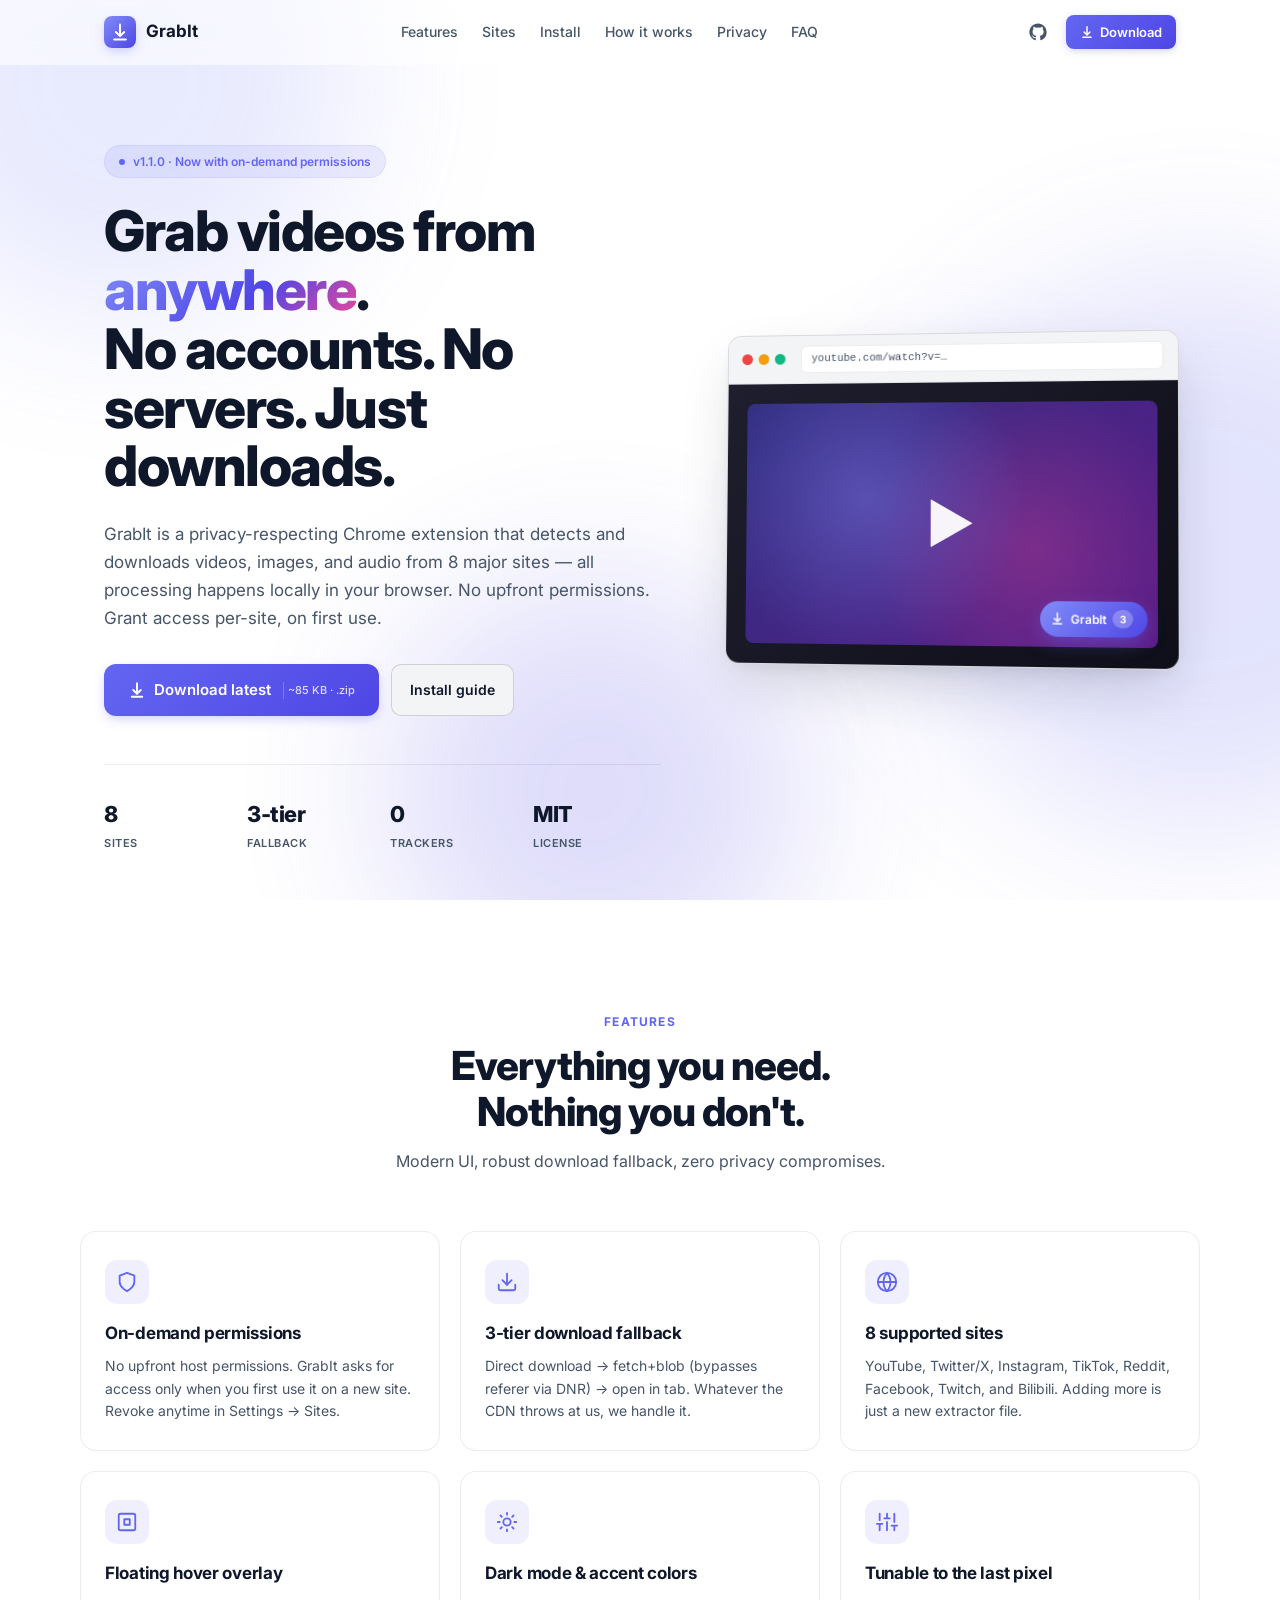
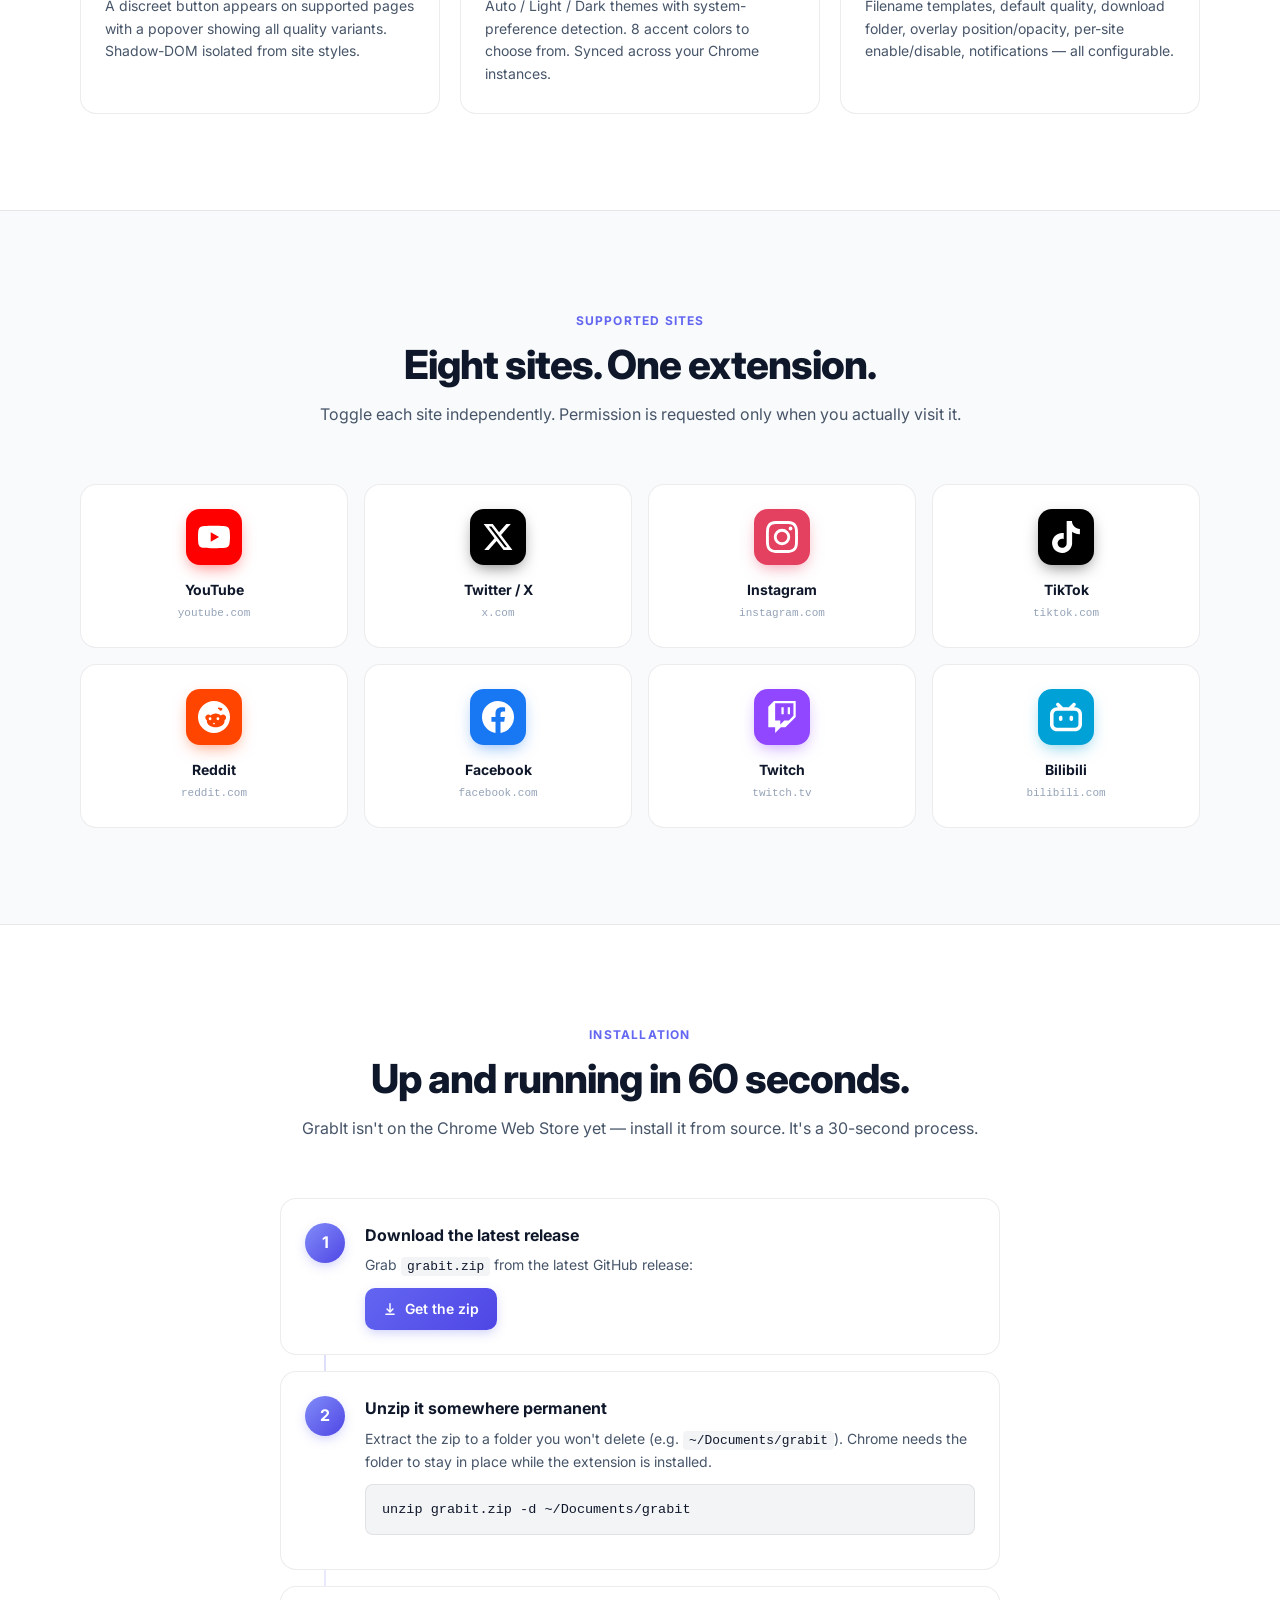
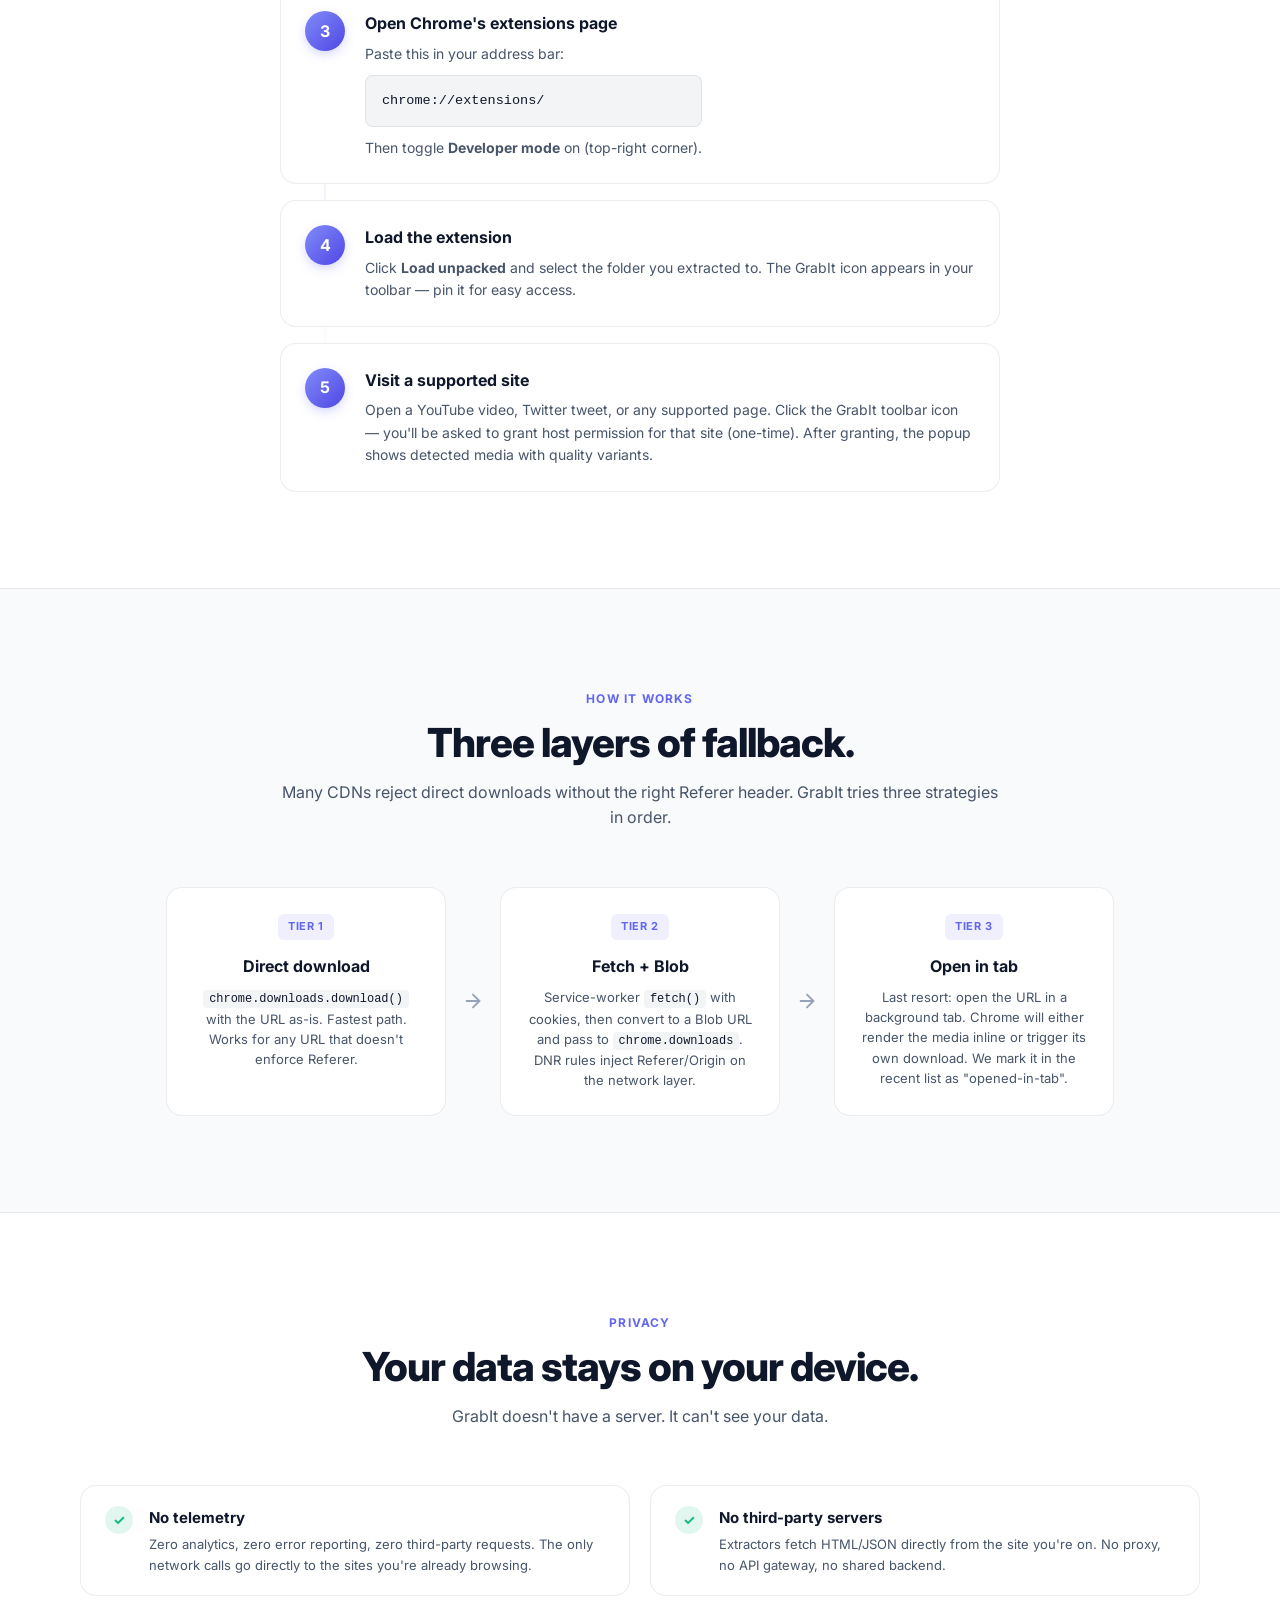
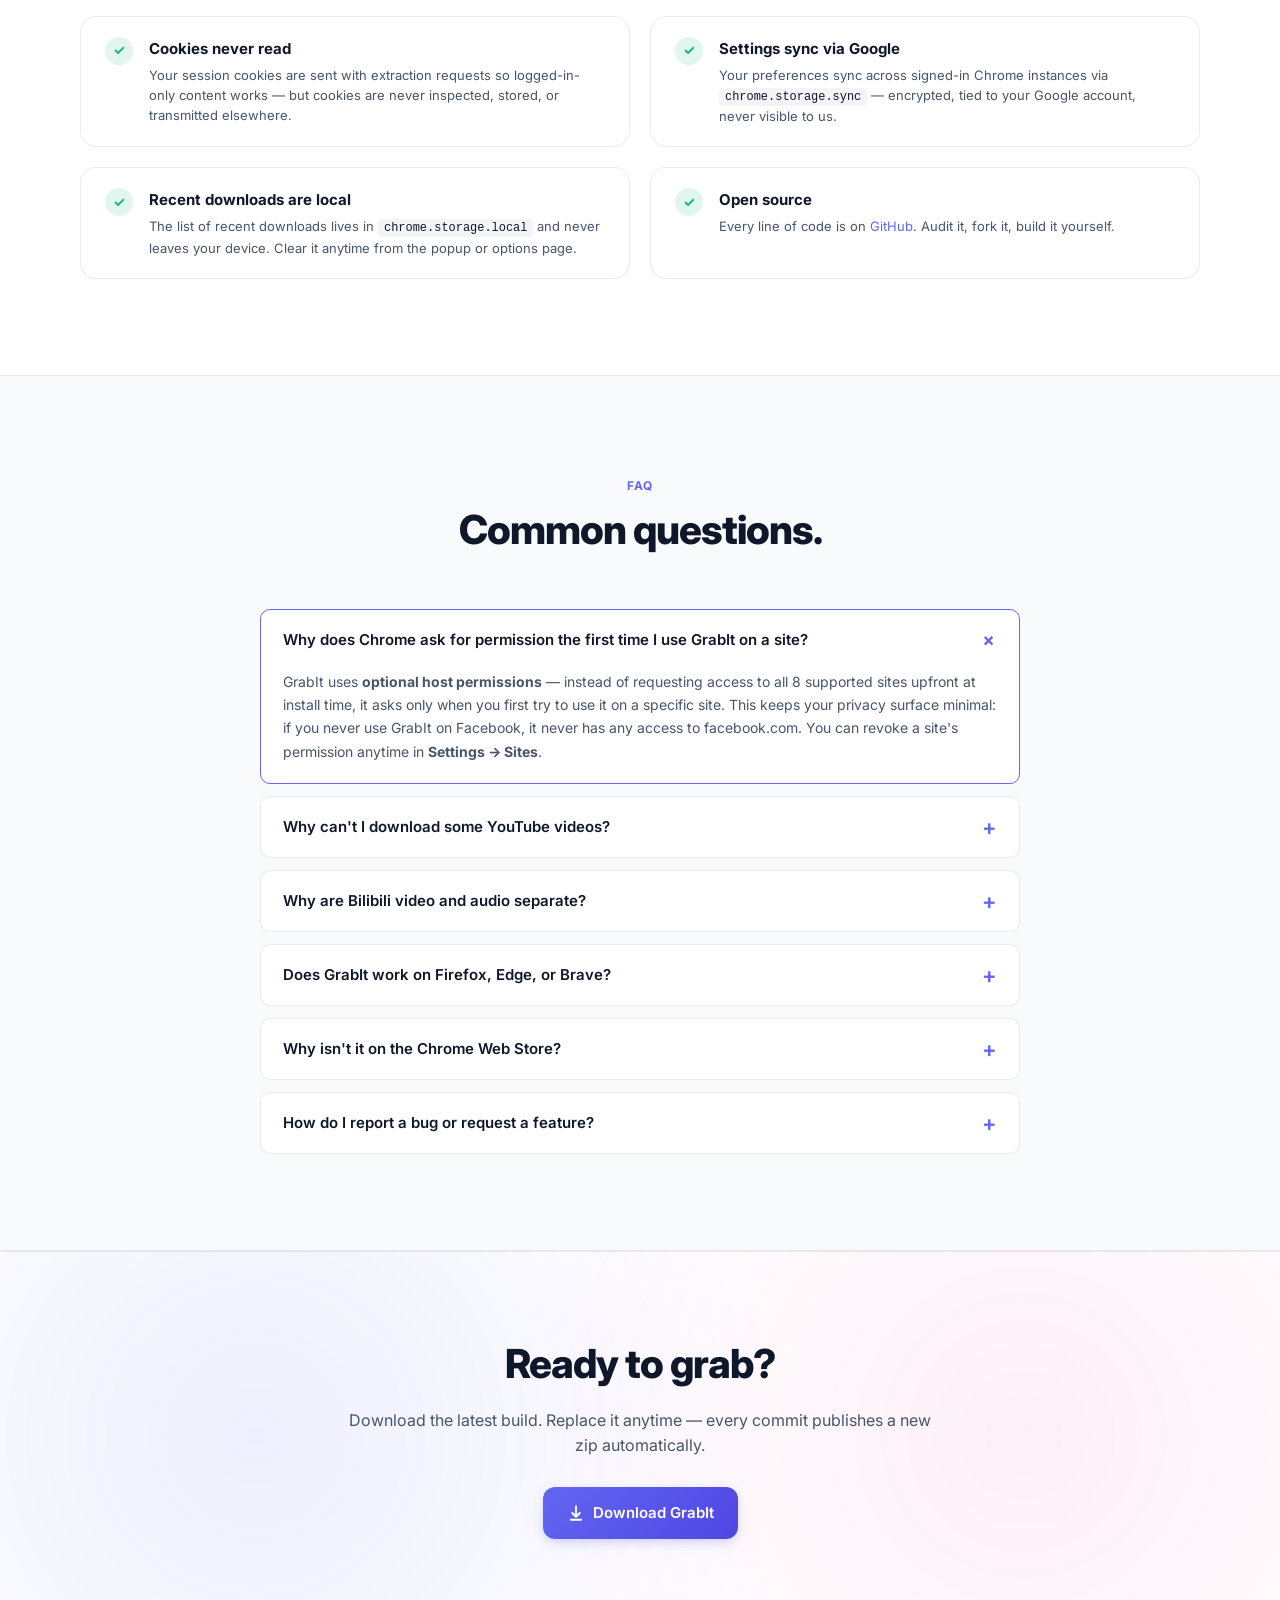
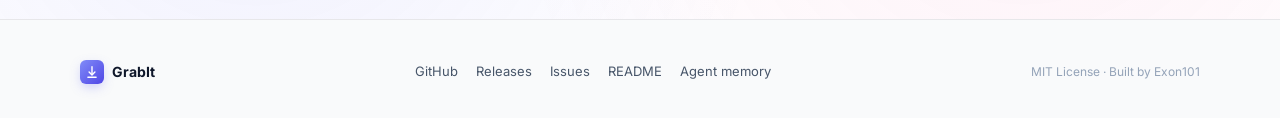
<file: docs/index.html>
<!DOCTYPE html>
<html lang="en">
<head>
  <meta charset="UTF-8" />
  <meta name="viewport" content="width=device-width, initial-scale=1.0" />
  <title>GrabIt — Universal Media Grabber for Chrome</title>
  <meta name="description" content="Privacy-respecting Chrome extension to download videos, images, and audio from YouTube, Twitter/X, Instagram, TikTok, Reddit, Facebook, Twitch, and Bilibili." />
  <link rel="icon" type="image/png" href="https://raw.githubusercontent.com/Exon101/grabit/main/icons/icon128.png" />
  <link rel="stylesheet" href="styles.css" />
  <link rel="preconnect" href="https://fonts.googleapis.com" />
  <link rel="preconnect" href="https://fonts.gstatic.com" crossorigin />
  <link href="https://fonts.googleapis.com/css2?family=Inter:wght@400;500;600;700;800&display=swap" rel="stylesheet" />
</head>
<body>
  <!-- Decorative background -->
  <div class="bg-decoration" aria-hidden="true">
    <div class="bg-blob blob-1"></div>
    <div class="bg-blob blob-2"></div>
    <div class="bg-blob blob-3"></div>
  </div>

  <!-- Nav -->
  <nav class="nav">
    <div class="nav-inner">
      <a href="#" class="nav-brand">
        <div class="brand-mark">
          <svg viewBox="0 0 24 24" width="20" height="20" fill="none" stroke="currentColor" stroke-width="2.4" stroke-linecap="round" stroke-linejoin="round">
            <path d="M12 3v12"/><path d="m7 12 5 5 5-5"/><path d="M5 21h14"/>
          </svg>
        </div>
        <span>GrabIt</span>
      </a>
      <div class="nav-links">
        <a href="#features">Features</a>
        <a href="#sites">Sites</a>
        <a href="#install">Install</a>
        <a href="#how">How it works</a>
        <a href="#privacy">Privacy</a>
        <a href="#faq">FAQ</a>
      </div>
      <div class="nav-actions">
        <a href="https://github.com/Exon101/grabit" target="_blank" rel="noreferrer" class="nav-link-icon" title="GitHub">
          <svg viewBox="0 0 24 24" width="18" height="18" fill="currentColor"><path d="M12 .5C5.65.5.5 5.65.5 12c0 5.08 3.29 9.39 7.86 10.91.58.11.79-.25.79-.56v-2c-3.2.7-3.88-1.54-3.88-1.54-.53-1.34-1.29-1.7-1.29-1.7-1.05-.72.08-.71.08-.71 1.17.08 1.78 1.2 1.78 1.2 1.04 1.78 2.72 1.27 3.39.97.1-.75.41-1.27.74-1.56-2.55-.29-5.23-1.28-5.23-5.69 0-1.26.45-2.29 1.19-3.1-.12-.29-.52-1.46.11-3.05 0 0 .97-.31 3.18 1.18a11.06 11.06 0 0 1 5.8 0c2.2-1.49 3.17-1.18 3.17-1.18.63 1.59.23 2.76.11 3.05.74.81 1.19 1.84 1.19 3.1 0 4.42-2.69 5.39-5.25 5.68.42.36.79 1.08.79 2.18v3.23c0 .31.21.68.8.56A11.51 11.51 0 0 0 23.5 12C23.5 5.65 18.35.5 12 .5z"/></svg>
        </a>
        <a href="https://github.com/Exon101/grabit/releases/latest" target="_blank" rel="noreferrer" class="btn-nav-primary">
          <svg viewBox="0 0 24 24" width="14" height="14" fill="none" stroke="currentColor" stroke-width="2.5" stroke-linecap="round" stroke-linejoin="round"><path d="M12 3v12"/><path d="m7 12 5 5 5-5"/><path d="M5 21h14"/></svg>
          <span class="btn-label">Download</span>
        </a>
        <button class="nav-toggle" id="nav-toggle" aria-label="Toggle menu" aria-expanded="false">
          <span></span>
          <span></span>
          <span></span>
        </button>
      </div>
    </div>

    <!-- Mobile menu -->
    <div class="nav-mobile" id="nav-mobile" hidden>
      <a href="#features">Features</a>
      <a href="#sites">Sites</a>
      <a href="#install">Install</a>
      <a href="#how">How it works</a>
      <a href="#privacy">Privacy</a>
      <a href="#faq">FAQ</a>
    </div>
  </nav>

  <!-- Hero -->
  <header class="hero">
    <div class="hero-inner">
      <div class="hero-badge">
        <span class="dot"></span>
        v1.1.0 · Now with on-demand permissions
      </div>
      <h1>
        Grab videos from <span class="grad">anywhere</span>.
        <br />No accounts. No servers. Just downloads.
      </h1>
      <p class="hero-sub">
        GrabIt is a privacy-respecting Chrome extension that detects and downloads videos,
        images, and audio from 8 major sites — all processing happens locally in your browser.
        No upfront permissions. Grant access per-site, on first use.
      </p>
      <div class="hero-cta">
        <a href="https://github.com/Exon101/grabit/releases/latest" target="_blank" rel="noreferrer" class="btn-primary btn-lg" id="download-btn">
          <svg viewBox="0 0 24 24" width="18" height="18" fill="none" stroke="currentColor" stroke-width="2.5" stroke-linecap="round" stroke-linejoin="round"><path d="M12 3v12"/><path d="m7 12 5 5 5-5"/><path d="M5 21h14"/></svg>
          <span>Download latest</span>
          <span class="btn-meta" id="download-size">~85 KB · .zip</span>
        </a>
        <a href="#install" class="btn-secondary btn-lg">
          Install guide
        </a>
      </div>
      <div class="hero-stats" id="hero-stats">
        <div class="stat">
          <span class="stat-num">8</span>
          <span class="stat-label">Sites</span>
        </div>
        <div class="stat">
          <span class="stat-num">3-tier</span>
          <span class="stat-label">Fallback</span>
        </div>
        <div class="stat">
          <span class="stat-num">0</span>
          <span class="stat-label">Trackers</span>
        </div>
        <div class="stat">
          <span class="stat-num">MIT</span>
          <span class="stat-label">License</span>
        </div>
      </div>
    </div>
    <div class="hero-visual" aria-hidden="true">
      <div class="browser-frame">
        <div class="browser-bar">
          <span class="dot red"></span>
          <span class="dot yellow"></span>
          <span class="dot green"></span>
          <div class="browser-url">youtube.com/watch?v=…</div>
        </div>
        <div class="browser-body">
          <div class="fake-video"></div>
          <div class="overlay-demo">
            <span class="overlay-btn">
              <svg viewBox="0 0 24 24" width="14" height="14" fill="none" stroke="currentColor" stroke-width="2.4" stroke-linecap="round" stroke-linejoin="round"><path d="M12 3v12"/><path d="m7 12 5 5 5-5"/><path d="M5 21h14"/></svg>
              GrabIt
              <span class="overlay-count">3</span>
            </span>
          </div>
        </div>
      </div>
    </div>
  </header>

  <!-- Features -->
  <section id="features" class="section">
    <div class="section-inner">
      <div class="section-head">
        <span class="section-eyebrow">Features</span>
        <h2>Everything you need.<br />Nothing you don't.</h2>
        <p>Modern UI, robust download fallback, zero privacy compromises.</p>
      </div>
      <div class="features-grid">
        <div class="feature-card">
          <div class="feature-icon">
            <svg viewBox="0 0 24 24" width="22" height="22" fill="none" stroke="currentColor" stroke-width="2" stroke-linecap="round" stroke-linejoin="round"><path d="M12 22s8-4 8-10V5l-8-3-8 3v7c0 6 8 10 8 10z"/></svg>
          </div>
          <h3>On-demand permissions</h3>
          <p>No upfront host permissions. GrabIt asks for access only when you first use it on a new site. Revoke anytime in Settings → Sites.</p>
        </div>
        <div class="feature-card">
          <div class="feature-icon">
            <svg viewBox="0 0 24 24" width="22" height="22" fill="none" stroke="currentColor" stroke-width="2" stroke-linecap="round" stroke-linejoin="round"><path d="M21 15v4a2 2 0 0 1-2 2H5a2 2 0 0 1-2-2v-4"/><polyline points="7 10 12 15 17 10"/><line x1="12" y1="15" x2="12" y2="3"/></svg>
          </div>
          <h3>3-tier download fallback</h3>
          <p>Direct download → fetch+blob (bypasses referer via DNR) → open in tab. Whatever the CDN throws at us, we handle it.</p>
        </div>
        <div class="feature-card">
          <div class="feature-icon">
            <svg viewBox="0 0 24 24" width="22" height="22" fill="none" stroke="currentColor" stroke-width="2" stroke-linecap="round" stroke-linejoin="round"><circle cx="12" cy="12" r="10"/><path d="M2 12h20M12 2a15 15 0 0 1 0 20M12 2a15 15 0 0 0 0 20"/></svg>
          </div>
          <h3>8 supported sites</h3>
          <p>YouTube, Twitter/X, Instagram, TikTok, Reddit, Facebook, Twitch, and Bilibili. Adding more is just a new extractor file.</p>
        </div>
        <div class="feature-card">
          <div class="feature-icon">
            <svg viewBox="0 0 24 24" width="22" height="22" fill="none" stroke="currentColor" stroke-width="2" stroke-linecap="round" stroke-linejoin="round"><rect x="3" y="3" width="18" height="18" rx="2"/><path d="M9 9h6v6H9z"/></svg>
          </div>
          <h3>Floating hover overlay</h3>
          <p>A discreet button appears on supported pages with a popover showing all quality variants. Shadow-DOM isolated from site styles.</p>
        </div>
        <div class="feature-card">
          <div class="feature-icon">
            <svg viewBox="0 0 24 24" width="22" height="22" fill="none" stroke="currentColor" stroke-width="2" stroke-linecap="round" stroke-linejoin="round"><circle cx="12" cy="12" r="4"/><path d="M12 2v2M12 20v2M4.93 4.93l1.41 1.41M17.66 17.66l1.41 1.41M2 12h2M20 12h2M4.93 19.07l1.41-1.41M17.66 6.34l1.41-1.41"/></svg>
          </div>
          <h3>Dark mode & accent colors</h3>
          <p>Auto / Light / Dark themes with system-preference detection. 8 accent colors to choose from. Synced across your Chrome instances.</p>
        </div>
        <div class="feature-card">
          <div class="feature-icon">
            <svg viewBox="0 0 24 24" width="22" height="22" fill="none" stroke="currentColor" stroke-width="2" stroke-linecap="round" stroke-linejoin="round"><path d="M4 21v-7M4 10V3M12 21v-9M12 8V3M20 21v-5M20 12V3M1 14h6M9 8h6M17 16h6"/></svg>
          </div>
          <h3>Tunable to the last pixel</h3>
          <p>Filename templates, default quality, download folder, overlay position/opacity, per-site enable/disable, notifications — all configurable.</p>
        </div>
      </div>
    </div>
  </section>

  <!-- Sites -->
  <section id="sites" class="section section-alt">
    <div class="section-inner">
      <div class="section-head">
        <span class="section-eyebrow">Supported sites</span>
        <h2>Eight sites. One extension.</h2>
        <p>Toggle each site independently. Permission is requested only when you actually visit it.</p>
      </div>
      <div class="sites-grid" id="sites-grid">
        <!-- Populated by JS -->
      </div>
    </div>
  </section>

  <!-- Install -->
  <section id="install" class="section">
    <div class="section-inner">
      <div class="section-head">
        <span class="section-eyebrow">Installation</span>
        <h2>Up and running in 60 seconds.</h2>
        <p>GrabIt isn't on the Chrome Web Store yet — install it from source. It's a 30-second process.</p>
      </div>
      <div class="install-steps">
        <div class="step">
          <div class="step-num">1</div>
          <div class="step-body">
            <h3>Download the latest release</h3>
            <p>Grab <code>grabit.zip</code> from the latest GitHub release:</p>
            <a href="https://github.com/Exon101/grabit/releases/latest" target="_blank" rel="noreferrer" class="btn-primary">
              <svg viewBox="0 0 24 24" width="14" height="14" fill="none" stroke="currentColor" stroke-width="2.5" stroke-linecap="round" stroke-linejoin="round"><path d="M12 3v12"/><path d="m7 12 5 5 5-5"/><path d="M5 21h14"/></svg>
              Get the zip
            </a>
          </div>
        </div>
        <div class="step">
          <div class="step-num">2</div>
          <div class="step-body">
            <h3>Unzip it somewhere permanent</h3>
            <p>Extract the zip to a folder you won't delete (e.g. <code>~/Documents/grabit</code>). Chrome needs the folder to stay in place while the extension is installed.</p>
            <pre><code>unzip grabit.zip -d ~/Documents/grabit</code></pre>
          </div>
        </div>
        <div class="step">
          <div class="step-num">3</div>
          <div class="step-body">
            <h3>Open Chrome's extensions page</h3>
            <p>Paste this in your address bar:</p>
            <pre><code>chrome://extensions/</code></pre>
            <p>Then toggle <strong>Developer mode</strong> on (top-right corner).</p>
          </div>
        </div>
        <div class="step">
          <div class="step-num">4</div>
          <div class="step-body">
            <h3>Load the extension</h3>
            <p>Click <strong>Load unpacked</strong> and select the folder you extracted to. The GrabIt icon appears in your toolbar — pin it for easy access.</p>
          </div>
        </div>
        <div class="step">
          <div class="step-num">5</div>
          <div class="step-body">
            <h3>Visit a supported site</h3>
            <p>Open a YouTube video, Twitter tweet, or any supported page. Click the GrabIt toolbar icon — you'll be asked to grant host permission for that site (one-time). After granting, the popup shows detected media with quality variants.</p>
          </div>
        </div>
      </div>
    </div>
  </section>

  <!-- How it works -->
  <section id="how" class="section section-alt">
    <div class="section-inner">
      <div class="section-head">
        <span class="section-eyebrow">How it works</span>
        <h2>Three layers of fallback.</h2>
        <p>Many CDNs reject direct downloads without the right Referer header. GrabIt tries three strategies in order.</p>
      </div>
      <div class="how-flow">
        <div class="how-tier">
          <div class="tier-badge">Tier 1</div>
          <h3>Direct download</h3>
          <p><code>chrome.downloads.download()</code> with the URL as-is. Fastest path. Works for any URL that doesn't enforce Referer.</p>
        </div>
        <div class="how-arrow" aria-hidden="true">
          <svg viewBox="0 0 24 24" width="22" height="22" fill="none" stroke="currentColor" stroke-width="2" stroke-linecap="round" stroke-linejoin="round"><line x1="5" y1="12" x2="19" y2="12"/><polyline points="12 5 19 12 12 19"/></svg>
        </div>
        <div class="how-tier">
          <div class="tier-badge">Tier 2</div>
          <h3>Fetch + Blob</h3>
          <p>Service-worker <code>fetch()</code> with cookies, then convert to a Blob URL and pass to <code>chrome.downloads</code>. DNR rules inject Referer/Origin on the network layer.</p>
        </div>
        <div class="how-arrow" aria-hidden="true">
          <svg viewBox="0 0 24 24" width="22" height="22" fill="none" stroke="currentColor" stroke-width="2" stroke-linecap="round" stroke-linejoin="round"><line x1="5" y1="12" x2="19" y2="12"/><polyline points="12 5 19 12 12 19"/></svg>
        </div>
        <div class="how-tier">
          <div class="tier-badge">Tier 3</div>
          <h3>Open in tab</h3>
          <p>Last resort: open the URL in a background tab. Chrome will either render the media inline or trigger its own download. We mark it in the recent list as "opened-in-tab".</p>
        </div>
      </div>
    </div>
  </section>

  <!-- Privacy -->
  <section id="privacy" class="section">
    <div class="section-inner">
      <div class="section-head">
        <span class="section-eyebrow">Privacy</span>
        <h2>Your data stays on your device.</h2>
        <p>GrabIt doesn't have a server. It can't see your data.</p>
      </div>
      <div class="privacy-grid">
        <div class="privacy-item">
          <div class="check">✓</div>
          <div>
            <h3>No telemetry</h3>
            <p>Zero analytics, zero error reporting, zero third-party requests. The only network calls go directly to the sites you're already browsing.</p>
          </div>
        </div>
        <div class="privacy-item">
          <div class="check">✓</div>
          <div>
            <h3>No third-party servers</h3>
            <p>Extractors fetch HTML/JSON directly from the site you're on. No proxy, no API gateway, no shared backend.</p>
          </div>
        </div>
        <div class="privacy-item">
          <div class="check">✓</div>
          <div>
            <h3>Cookies never read</h3>
            <p>Your session cookies are sent with extraction requests so logged-in-only content works — but cookies are never inspected, stored, or transmitted elsewhere.</p>
          </div>
        </div>
        <div class="privacy-item">
          <div class="check">✓</div>
          <div>
            <h3>Settings sync via Google</h3>
            <p>Your preferences sync across signed-in Chrome instances via <code>chrome.storage.sync</code> — encrypted, tied to your Google account, never visible to us.</p>
          </div>
        </div>
        <div class="privacy-item">
          <div class="check">✓</div>
          <div>
            <h3>Recent downloads are local</h3>
            <p>The list of recent downloads lives in <code>chrome.storage.local</code> and never leaves your device. Clear it anytime from the popup or options page.</p>
          </div>
        </div>
        <div class="privacy-item">
          <div class="check">✓</div>
          <div>
            <h3>Open source</h3>
            <p>Every line of code is on <a href="https://github.com/Exon101/grabit" target="_blank" rel="noreferrer">GitHub</a>. Audit it, fork it, build it yourself.</p>
          </div>
        </div>
      </div>
    </div>
  </section>

  <!-- FAQ -->
  <section id="faq" class="section section-alt">
    <div class="section-inner">
      <div class="section-head">
        <span class="section-eyebrow">FAQ</span>
        <h2>Common questions.</h2>
      </div>
      <div class="faq-list">
        <details class="faq-item" open>
          <summary>Why does Chrome ask for permission the first time I use GrabIt on a site?</summary>
          <p>GrabIt uses <strong>optional host permissions</strong> — instead of requesting access to all 8 supported sites upfront at install time, it asks only when you first try to use it on a specific site. This keeps your privacy surface minimal: if you never use GrabIt on Facebook, it never has any access to facebook.com. You can revoke a site's permission anytime in <strong>Settings → Sites</strong>.</p>
        </details>
        <details class="faq-item">
          <summary>Why can't I download some YouTube videos?</summary>
          <p>YouTube serves many videos with "ciphered" URLs that need JavaScript on the page itself to decode. GrabIt includes a bridge script that resolves many of these, but YouTube changes their decoder frequently. Age-restricted, member-only, and DRM-protected videos also return errors. For those cases, GrabIt shows a friendly message in the popup.</p>
        </details>
        <details class="faq-item">
          <summary>Why are Bilibili video and audio separate?</summary>
          <p>Bilibili serves media as DASH, with video and audio as separate streams. GrabIt exposes them as separate variants (audio-only and video-only). Downloading the video-only variant yields a silent file. Muxing them into a single MP4 requires ffmpeg.wasm — planned for v1.2.</p>
        </details>
        <details class="faq-item">
          <summary>Does GrabIt work on Firefox, Edge, or Brave?</summary>
          <p>GrabIt is built for Chrome (Manifest V3). It should also work on Edge, Brave, and other Chromium browsers with minimal changes. Firefox supports MV3 but with some API differences — porting would require a small amount of work.</p>
        </details>
        <details class="faq-item">
          <summary>Why isn't it on the Chrome Web Store?</summary>
          <p>The Web Store review process for downloaders is slow and frequently rejects extensions that touch YouTube or Facebook. For now, install from source (see the Install section above). A Web Store listing is planned for after v1.2 stabilizes the YouTube extractor.</p>
        </details>
        <details class="faq-item">
          <summary>How do I report a bug or request a feature?</summary>
          <p>Open an issue on <a href="https://github.com/Exon101/grabit/issues" target="_blank" rel="noreferrer">GitHub Issues</a>. Please include the site URL, the version (visible in Settings → About), and any error from the service worker DevTools console (<code>chrome://extensions/</code> → GrabIt → "Inspect views: service worker").</p>
        </details>
      </div>
    </div>
  </section>

  <!-- CTA -->
  <section class="cta">
    <div class="cta-inner">
      <h2>Ready to grab?</h2>
      <p>Download the latest build. Replace it anytime — every commit publishes a new zip automatically.</p>
      <a href="https://github.com/Exon101/grabit/releases/latest" target="_blank" rel="noreferrer" class="btn-primary btn-lg">
        <svg viewBox="0 0 24 24" width="18" height="18" fill="none" stroke="currentColor" stroke-width="2.5" stroke-linecap="round" stroke-linejoin="round"><path d="M12 3v12"/><path d="m7 12 5 5 5-5"/><path d="M5 21h14"/></svg>
        Download GrabIt
      </a>
    </div>
  </section>

  <!-- Footer -->
  <footer class="footer">
    <div class="footer-inner">
      <div class="footer-brand">
        <div class="brand-mark">
          <svg viewBox="0 0 24 24" width="16" height="16" fill="none" stroke="currentColor" stroke-width="2.4" stroke-linecap="round" stroke-linejoin="round">
            <path d="M12 3v12"/><path d="m7 12 5 5 5-5"/><path d="M5 21h14"/>
          </svg>
        </div>
        <span>GrabIt</span>
      </div>
      <div class="footer-links">
        <a href="https://github.com/Exon101/grabit" target="_blank" rel="noreferrer">GitHub</a>
        <a href="https://github.com/Exon101/grabit/releases" target="_blank" rel="noreferrer">Releases</a>
        <a href="https://github.com/Exon101/grabit/issues" target="_blank" rel="noreferrer">Issues</a>
        <a href="https://github.com/Exon101/grabit/blob/main/README.md" target="_blank" rel="noreferrer">README</a>
        <a href="https://github.com/Exon101/grabit/blob/main/AGENT_MEMORY.md" target="_blank" rel="noreferrer">Agent memory</a>
      </div>
      <div class="footer-meta">
        <span>MIT License · Built by Exon101</span>
      </div>
    </div>
  </footer>

  <script src="script.js"></script>
</body>
</html>
</file>
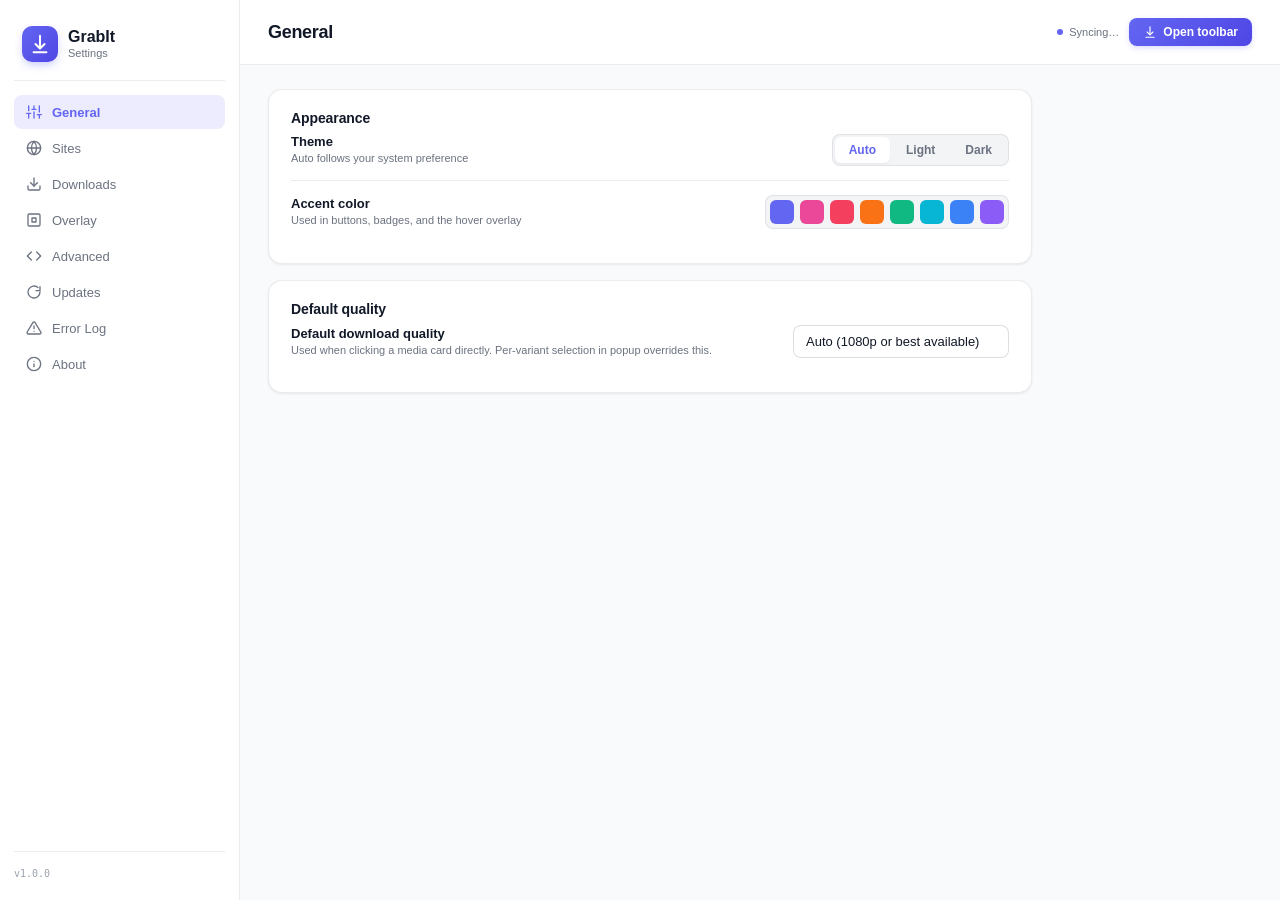
<file: options/options.html>
<!DOCTYPE html>
<html lang="en">
<head>
  <meta charset="UTF-8" />
  <meta name="viewport" content="width=device-width, initial-scale=1.0" />
  <title>GrabIt — Settings</title>
  <link rel="stylesheet" href="options.css" />
</head>
<body data-theme="auto">
  <div class="page">
    <!-- Sidebar -->
    <aside class="sidebar">
      <div class="sidebar-brand">
        <div class="brand-mark">
          <svg viewBox="0 0 24 24" width="22" height="22" fill="none" stroke="currentColor" stroke-width="2.2" stroke-linecap="round" stroke-linejoin="round">
            <path d="M12 3v12"/><path d="m7 12 5 5 5-5"/><path d="M5 21h14"/>
          </svg>
        </div>
        <div class="brand-text">
          <span class="brand-name">GrabIt</span>
          <span class="brand-tag">Settings</span>
        </div>
      </div>

      <nav class="nav">
        <a href="#general" class="nav-item active" data-section="general">
          <svg viewBox="0 0 24 24" width="16" height="16" fill="none" stroke="currentColor" stroke-width="2" stroke-linecap="round" stroke-linejoin="round"><path d="M4 21v-7M4 10V3M12 21v-9M12 8V3M20 21v-5M20 12V3M1 14h6M9 8h6M17 16h6"/></svg>
          General
        </a>
        <a href="#sites" class="nav-item" data-section="sites">
          <svg viewBox="0 0 24 24" width="16" height="16" fill="none" stroke="currentColor" stroke-width="2" stroke-linecap="round" stroke-linejoin="round"><circle cx="12" cy="12" r="10"/><path d="M2 12h20M12 2a15 15 0 0 1 0 20M12 2a15 15 0 0 0 0 20"/></svg>
          Sites
        </a>
        <a href="#downloads" class="nav-item" data-section="downloads">
          <svg viewBox="0 0 24 24" width="16" height="16" fill="none" stroke="currentColor" stroke-width="2" stroke-linecap="round" stroke-linejoin="round"><path d="M21 15v4a2 2 0 0 1-2 2H5a2 2 0 0 1-2-2v-4"/><polyline points="7 10 12 15 17 10"/><line x1="12" y1="15" x2="12" y2="3"/></svg>
          Downloads
        </a>
        <a href="#overlay" class="nav-item" data-section="overlay">
          <svg viewBox="0 0 24 24" width="16" height="16" fill="none" stroke="currentColor" stroke-width="2" stroke-linecap="round" stroke-linejoin="round"><rect x="3" y="3" width="18" height="18" rx="2"/><path d="M9 9h6v6H9z"/></svg>
          Overlay
        </a>
        <a href="#advanced" class="nav-item" data-section="advanced">
          <svg viewBox="0 0 24 24" width="16" height="16" fill="none" stroke="currentColor" stroke-width="2" stroke-linecap="round" stroke-linejoin="round"><polyline points="16 18 22 12 16 6"/><polyline points="8 6 2 12 8 18"/></svg>
          Advanced
        </a>
        <a href="#updates" class="nav-item" data-section="updates">
          <svg viewBox="0 0 24 24" width="16" height="16" fill="none" stroke="currentColor" stroke-width="2" stroke-linecap="round" stroke-linejoin="round"><path d="M21 12a9 9 0 1 1-3-6.7"/><polyline points="21 4 21 10 15 10"/></svg>
          Updates
        </a>
        <a href="#errors" class="nav-item" data-section="errors">
          <svg viewBox="0 0 24 24" width="16" height="16" fill="none" stroke="currentColor" stroke-width="2" stroke-linecap="round" stroke-linejoin="round"><path d="M10.29 3.86 1.82 18a2 2 0 0 0 1.71 3h16.94a2 2 0 0 0 1.71-3L13.71 3.86a2 2 0 0 0-3.42 0z"/><line x1="12" y1="9" x2="12" y2="13"/><line x1="12" y1="17" x2="12.01" y2="17"/></svg>
          Error Log
        </a>
        <a href="#about" class="nav-item" data-section="about">
          <svg viewBox="0 0 24 24" width="16" height="16" fill="none" stroke="currentColor" stroke-width="2" stroke-linecap="round" stroke-linejoin="round"><circle cx="12" cy="12" r="10"/><line x1="12" y1="16" x2="12" y2="12"/><line x1="12" y1="8" x2="12.01" y2="8"/></svg>
          About
        </a>
      </nav>

      <div class="sidebar-footer">
        <span class="version" id="version">v1.0.0</span>
      </div>
    </aside>

    <!-- Main -->
    <main class="main">
      <header class="topbar">
        <h1 id="page-title">General</h1>
        <div class="topbar-actions">
          <span class="sync-indicator" id="sync-indicator" hidden>
            <span class="dot"></span> Syncing…
          </span>
          <button class="btn-primary" id="open-popup-hint" title="Tip: open GrabIt from the toolbar on any supported site">
            <svg viewBox="0 0 24 24" width="14" height="14" fill="none" stroke="currentColor" stroke-width="2" stroke-linecap="round" stroke-linejoin="round"><path d="M12 3v12"/><path d="m7 12 5 5 5-5"/><path d="M5 21h14"/></svg>
            Open toolbar
          </button>
        </div>
      </header>

      <div class="content">
        <!-- General -->
        <section id="section-general" class="section active">
          <div class="card">
            <h2>Appearance</h2>
            <div class="field-row">
              <div class="field-label">
                <label>Theme</label>
                <span class="hint">Auto follows your system preference</span>
              </div>
              <div class="segmented" id="theme-segmented" role="radiogroup">
                <button data-value="auto" class="seg-btn active">Auto</button>
                <button data-value="light" class="seg-btn">Light</button>
                <button data-value="dark" class="seg-btn">Dark</button>
              </div>
            </div>

            <div class="field-row">
              <div class="field-label">
                <label>Accent color</label>
                <span class="hint">Used in buttons, badges, and the hover overlay</span>
              </div>
              <div class="color-picker" id="color-picker">
                <button class="color-swatch" data-color="#6366f1" style="background:#6366f1" aria-label="Indigo"></button>
                <button class="color-swatch" data-color="#ec4899" style="background:#ec4899" aria-label="Pink"></button>
                <button class="color-swatch" data-color="#f43f5e" style="background:#f43f5e" aria-label="Rose"></button>
                <button class="color-swatch" data-color="#f97316" style="background:#f97316" aria-label="Orange"></button>
                <button class="color-swatch" data-color="#10b981" style="background:#10b981" aria-label="Emerald"></button>
                <button class="color-swatch" data-color="#06b6d4" style="background:#06b6d4" aria-label="Cyan"></button>
                <button class="color-swatch" data-color="#3b82f6" style="background:#3b82f6" aria-label="Blue"></button>
                <button class="color-swatch" data-color="#8b5cf6" style="background:#8b5cf6" aria-label="Violet"></button>
              </div>
            </div>
          </div>

          <div class="card">
            <h2>Default quality</h2>
            <div class="field-row">
              <div class="field-label">
                <label>Default download quality</label>
                <span class="hint">Used when clicking a media card directly. Per-variant selection in popup overrides this.</span>
              </div>
              <select id="default-quality" class="select">
                <option value="auto">Auto (1080p or best available)</option>
                <option value="highest">Highest</option>
                <option value="1080p">1080p</option>
                <option value="720p">720p</option>
                <option value="480p">480p</option>
                <option value="360p">360p</option>
                <option value="audio">Audio only</option>
              </select>
            </div>
          </div>
        </section>

        <!-- Sites -->
        <section id="section-sites" class="section">
          <div class="card">
            <h2>Enabled sites</h2>
            <p class="card-desc">Toggle which sites GrabIt will scan and show overlay on. Disabled sites are completely ignored.</p>
            <div class="site-toggles" id="site-toggles"></div>
          </div>
        </section>

        <!-- Downloads -->
        <section id="section-downloads" class="section">
          <div class="card">
            <h2>Download folder</h2>
            <div class="field-row">
              <div class="field-label">
                <label>Subfolder under Chrome Downloads</label>
                <span class="hint">Leave empty to save in the root Downloads folder</span>
              </div>
              <input type="text" id="download-folder" class="input" placeholder="GrabIt" />
            </div>

            <div class="field-row">
              <div class="field-label">
                <label>Filename template</label>
                <span class="hint">Variables: {site} {title} {quality} {ext} {author} {date}</span>
              </div>
              <input type="text" id="filename-template" class="input" placeholder="{site}_{title}_{quality}.{ext}" />
            </div>
          </div>

          <div class="card">
            <h2>Notifications</h2>
            <label class="toggle-row">
              <span>
                <span class="toggle-label">Notify on completion</span>
                <span class="toggle-hint">Show a desktop notification when a download finishes</span>
              </span>
              <input type="checkbox" id="notify-complete" class="toggle" />
            </label>
            <label class="toggle-row">
              <span>
                <span class="toggle-label">Notify on errors</span>
                <span class="toggle-hint">Show a notification when a download fails or falls back to opening in a tab</span>
              </span>
              <input type="checkbox" id="notify-error" class="toggle" />
            </label>
          </div>

          <div class="card">
            <h2>Recent downloads</h2>
            <p class="card-desc">Manage the recent downloads list shown in the popup.</p>
            <div class="recent-manage">
              <button class="btn-secondary" id="clear-recent-btn">Clear recent list</button>
              <span class="hint" id="recent-count">0 items</span>
            </div>
          </div>
        </section>

        <!-- Overlay -->
        <section id="section-overlay" class="section">
          <div class="card">
            <h2>Hover overlay</h2>
            <p class="card-desc">A floating "GrabIt" button appears on supported sites for one-click downloads.</p>
            <label class="toggle-row">
              <span>
                <span class="toggle-label">Show hover overlay</span>
                <span class="toggle-hint">Display the floating button on supported sites</span>
              </span>
              <input type="checkbox" id="show-overlay" class="toggle" />
            </label>

            <div class="field-row">
              <div class="field-label">
                <label>Position</label>
                <span class="hint">Where the overlay button appears on the page</span>
              </div>
              <select id="overlay-position" class="select">
                <option value="bottom-right">Bottom right</option>
                <option value="bottom-left">Bottom left</option>
                <option value="top-right">Top right</option>
                <option value="top-left">Top left</option>
              </select>
            </div>

            <div class="field-row">
              <div class="field-label">
                <label>Opacity</label>
                <span class="hint" id="opacity-value">95%</span>
              </div>
              <input type="range" id="overlay-opacity" min="50" max="100" value="95" class="range" />
            </div>
          </div>
        </section>

        <!-- Advanced -->
        <section id="section-advanced" class="section">
          <div class="card">
            <h2>Restriction bypass</h2>
            <p class="card-desc">Many CDNs require a Referer/Origin header from the original site. GrabIt uses declarativeNetRequest rules to inject these on the fly.</p>
            <label class="toggle-row">
              <span>
                <span class="toggle-label">Bypass Referer/Origin restrictions</span>
                <span class="toggle-hint">Recommended. Disable only if you experience DNR policy conflicts.</span>
              </span>
              <input type="checkbox" id="bypass-referer" class="toggle" />
            </label>
          </div>

          <div class="card">
            <h2>Concurrency</h2>
            <div class="field-row">
              <div class="field-label">
                <label>Max parallel downloads</label>
                <span class="hint" id="parallel-value">3</span>
              </div>
              <input type="range" id="max-parallel" min="1" max="10" value="3" class="range" />
            </div>
          </div>

          <div class="card">
            <h2>Diagnostics</h2>
            <label class="toggle-row">
              <span>
                <span class="toggle-label">Enable debug logging</span>
                <span class="toggle-hint">Verbose logs in the service worker DevTools console. Useful when reporting bugs.</span>
              </span>
              <input type="checkbox" id="debug-logging" class="toggle" />
            </label>
            <div class="actions-row">
              <button class="btn-secondary" id="test-scan-btn">Test scan active tab</button>
              <button class="btn-secondary" id="reload-bg-btn">Reload service worker</button>
            </div>
          </div>

          <div class="card">
            <h2>Error reporting</h2>
            <p class="card-desc">GrabIt captures errors locally (in chrome.storage) so the Debug panel can show them. Optionally, errors can be sent to Sentry for remote collection.</p>
            <label class="toggle-row">
              <span>
                <span class="toggle-label">Enable error reporting</span>
                <span class="toggle-hint">Capture unhandled errors and promise rejections. Local capture is always on; this controls whether they're also sent to Sentry.</span>
              </span>
              <input type="checkbox" id="error-reporting" class="toggle" />
            </label>
            <div class="field-row">
              <div class="field-label">
                <label>Sentry DSN</label>
                <span class="hint">Leave empty for local-only capture. Set to your Sentry project DSN to send errors remotely.</span>
              </div>
              <input type="text" id="sentry-dsn" class="input" placeholder="https://abc123@sentry.io/456" />
            </div>
            <div class="actions-row">
              <button class="btn-secondary" id="view-errors-btn">View captured errors</button>
              <button class="btn-secondary" id="clear-errors-btn">Clear error log</button>
            </div>
          </div>
        </section>

        <!-- Updates -->
        <section id="section-updates" class="section">
          <div class="card update-status-card" id="update-status-card">
            <div class="update-status-grid">
              <div class="update-stat">
                <span class="update-stat-label">Current version</span>
                <span class="update-stat-value" id="cur-version">v1.2.0</span>
              </div>
              <div class="update-stat">
                <span class="update-stat-label">Latest available</span>
                <span class="update-stat-value" id="latest-version">—</span>
              </div>
              <div class="update-stat">
                <span class="update-stat-label">Last checked</span>
                <span class="update-stat-value" id="last-checked">never</span>
              </div>
              <div class="update-stat">
                <span class="update-stat-label">Status</span>
                <span class="update-stat-value" id="update-status-badge">—</span>
              </div>
            </div>
            <div class="update-actions">
              <button class="btn-secondary" id="check-now-btn">
                <svg viewBox="0 0 24 24" width="14" height="14" fill="none" stroke="currentColor" stroke-width="2" stroke-linecap="round" stroke-linejoin="round"><path d="M21 12a9 9 0 1 1-3-6.7"/><polyline points="21 4 21 10 15 10"/></svg>
                Check now
              </button>
              <a href="https://github.com/Exon101/grabit/releases" target="_blank" rel="noreferrer" class="btn-secondary">All releases →</a>
            </div>
          </div>

          <div class="card" id="update-available-card" hidden>
            <h2>Update available</h2>
            <p class="card-desc">A new version is ready to install. Click "Update now" to download the zip — then extract it over your existing GrabIt folder and click Reload on the Extensions page.</p>
            <div class="update-detail">
              <h3 id="update-detail-title">v1.3.0</h3>
              <pre class="release-notes" id="update-detail-notes"></pre>
            </div>
            <div class="actions-row">
              <button class="btn-primary" id="update-now-options-btn">
                <svg viewBox="0 0 24 24" width="14" height="14" fill="none" stroke="currentColor" stroke-width="2.5" stroke-linecap="round" stroke-linejoin="round"><path d="M12 3v12"/><path d="m7 12 5 5 5-5"/><path d="M5 21h14"/></svg>
                Update now
              </button>
              <a href="#" id="update-gh-link" target="_blank" rel="noreferrer" class="btn-secondary">View release on GitHub</a>
            </div>
          </div>

          <div class="card">
            <h2>Automatic checks</h2>
            <p class="card-desc">GrabIt periodically checks GitHub for new releases. When an update is found, you'll see a banner in the popup and a desktop notification.</p>
            <label class="toggle-row">
              <span>
                <span class="toggle-label">Auto-check for updates</span>
                <span class="toggle-hint">Periodically fetch the latest release from GitHub and badge the toolbar icon if a new version is available</span>
              </span>
              <input type="checkbox" id="auto-check-updates" class="toggle" />
            </label>
            <div class="field-row">
              <div class="field-label">
                <label>Check frequency</label>
                <span class="hint">How often to poll GitHub for new releases (minimum 30 minutes)</span>
              </div>
              <select id="update-check-interval" class="select">
                <option value="60">Every hour</option>
                <option value="360">Every 6 hours</option>
                <option value="720">Every 12 hours</option>
                <option value="1440">Every day</option>
              </select>
            </div>
            <label class="toggle-row">
              <span>
                <span class="toggle-label">Notify on new updates</span>
                <span class="toggle-hint">Show a desktop notification when a new release is detected</span>
              </span>
              <input type="checkbox" id="notify-on-update" class="toggle" />
            </label>
          </div>
        </section>

        <!-- Error Log -->
        <section id="section-errors" class="section">
          <div class="card">
            <h2>Error Log</h2>
            <p class="card-desc">Captured errors from the background service worker, popup, and extractors. Errors are stored locally (max 100). Use this to diagnose issues or copy when reporting a bug.</p>
            <div class="error-log-toolbar">
              <div class="error-log-filters">
                <button class="filter-btn active" data-filter="all">All</button>
                <button class="filter-btn" data-filter="error">Errors</button>
                <button class="filter-btn" data-filter="warning">Warnings</button>
                <button class="filter-btn" data-filter="info">Info</button>
              </div>
              <div class="error-log-actions">
                <span class="error-count" id="error-count">0 errors</span>
                <button class="btn-secondary" id="refresh-errors-btn">Refresh</button>
                <button class="btn-secondary" id="copy-all-errors-btn">Copy all</button>
                <button class="btn-secondary" id="clear-errors-log-btn">Clear</button>
              </div>
            </div>
            <div class="error-log-list" id="error-log-list">
              <div class="error-log-empty">No errors captured yet.</div>
            </div>
          </div>

          <div class="card">
            <h2>Service worker status</h2>
            <p class="card-desc">MV3 service workers are terminated after ~30 seconds of inactivity. The keepalive alarm fires every 30 seconds to reset the activity timer.</p>
            <div class="error-log-toolbar">
              <div class="sw-status">
                <span class="sw-status-dot" id="sw-status-dot"></span>
                <span id="sw-status-text">Checking...</span>
                <span class="sw-status-detail" id="sw-status-detail"></span>
              </div>
              <div class="error-log-actions">
                <button class="btn-secondary" id="check-sw-btn">Check now</button>
              </div>
            </div>
            <label class="toggle-row">
              <span>
                <span class="toggle-label">Keep service worker alive</span>
                <span class="toggle-hint">Fires a 30-second keepalive alarm to prevent Chrome from terminating the background service worker. Recommended for reliable alarms, notifications, and downloads.</span>
              </span>
              <input type="checkbox" id="keep-sw-alive" class="toggle" />
            </label>
          </div>
        </section>

        <!-- About -->
        <section id="section-about" class="section">
          <div class="card about-card">
            <div class="about-logo">
              <div class="brand-mark large">
                <svg viewBox="0 0 24 24" width="32" height="32" fill="none" stroke="currentColor" stroke-width="2.2" stroke-linecap="round" stroke-linejoin="round">
                  <path d="M12 3v12"/><path d="m7 12 5 5 5-5"/><path d="M5 21h14"/>
                </svg>
              </div>
              <div>
                <h2>GrabIt</h2>
                <p class="about-version">Version <span id="about-version">1.0.0</span></p>
              </div>
            </div>
            <p class="about-desc">
              GrabIt is a privacy-respecting Chrome extension that lets you download videos, images,
              and audio from YouTube, Twitter/X, Instagram, TikTok, Reddit, Facebook, Twitch, and Bilibili.
              All processing happens locally in your browser — no third-party servers, no telemetry.
            </p>
            <div class="about-links">
              <a href="https://github.com/Exon101/grabit" target="_blank" rel="noreferrer">Source on GitHub</a>
              <a href="https://github.com/Exon101/grabit/issues" target="_blank" rel="noreferrer">Report an issue</a>
              <a href="#" id="open-extensions-page">Manage extension</a>
            </div>
          </div>
        </section>
      </div>
    </main>
  </div>

  <script src="options.js"></script>
</body>
</html>
</file>
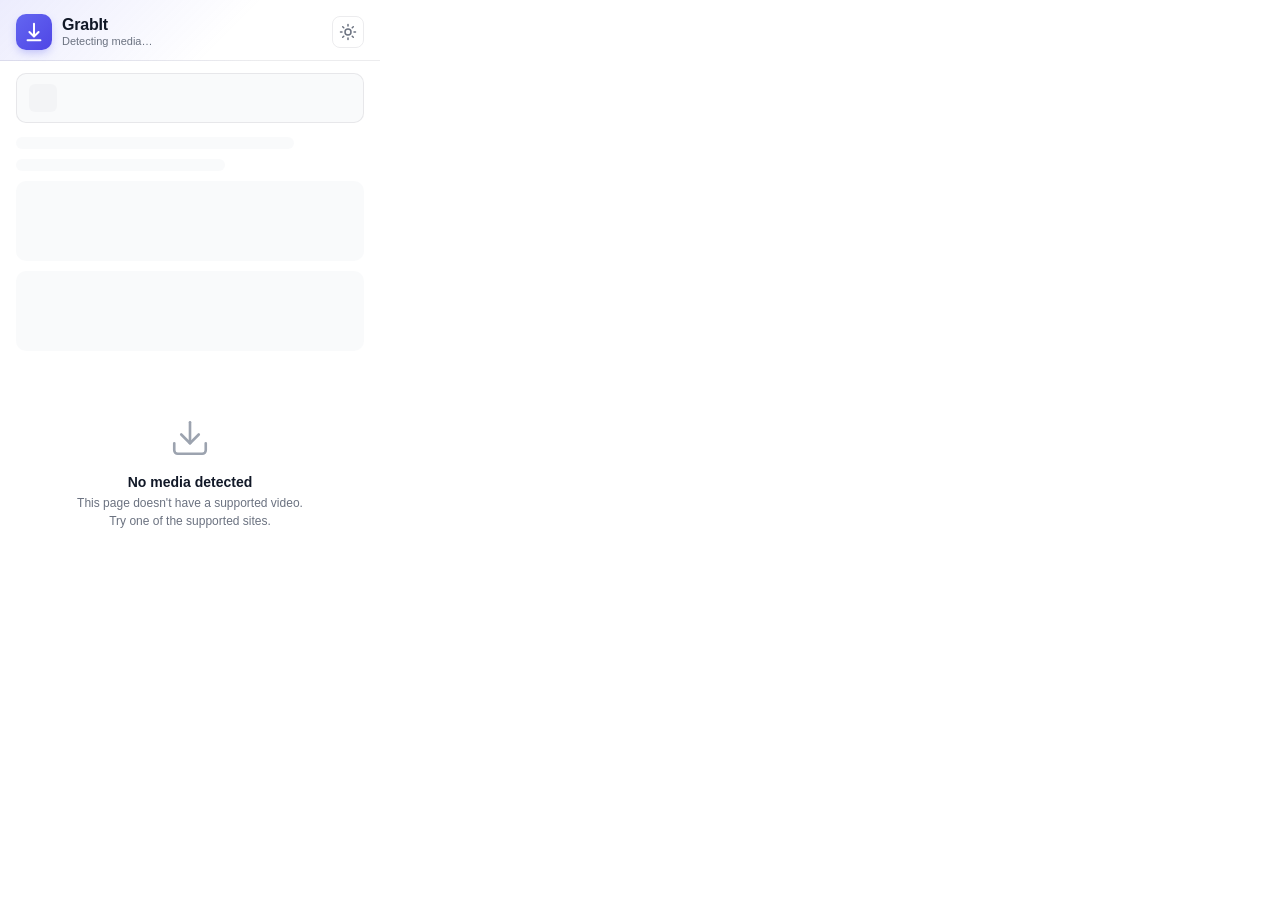
<file: popup/popup.html>
<!DOCTYPE html>
<html lang="en">
<head>
  <meta charset="UTF-8" />
  <meta name="viewport" content="width=device-width, initial-scale=1.0" />
  <title>GrabIt</title>
  <link rel="stylesheet" href="popup.css" />
</head>
<body data-theme="auto">
  <div class="app">
    <!-- Header -->
    <header class="header">
      <div class="brand">
        <div class="brand-mark" aria-hidden="true">
          <svg viewBox="0 0 24 24" width="22" height="22" fill="none" stroke="currentColor" stroke-width="2.2" stroke-linecap="round" stroke-linejoin="round">
            <path d="M12 3v12"/><path d="m7 12 5 5 5-5"/><path d="M5 21h14"/>
          </svg>
        </div>
        <div class="brand-text">
          <span class="brand-name">GrabIt</span>
          <span class="brand-tag" id="brand-status">Detecting media…</span>
        </div>
      </div>
      <button class="icon-btn" id="theme-toggle" title="Toggle theme" aria-label="Toggle theme">
        <svg class="icon-sun" viewBox="0 0 24 24" width="18" height="18" fill="none" stroke="currentColor" stroke-width="2" stroke-linecap="round" stroke-linejoin="round"><circle cx="12" cy="12" r="4"/><path d="M12 2v2M12 20v2M4.93 4.93l1.41 1.41M17.66 17.66l1.41 1.41M2 12h2M20 12h2M4.93 19.07l1.41-1.41M17.66 6.34l1.41-1.41"/></svg>
        <svg class="icon-moon" viewBox="0 0 24 24" width="18" height="18" fill="none" stroke="currentColor" stroke-width="2" stroke-linecap="round" stroke-linejoin="round"><path d="M21 12.79A9 9 0 1 1 11.21 3 7 7 0 0 0 21 12.79z"/></svg>
      </button>
    </header>

    <!-- Update banner -->
    <section class="update-banner" id="update-banner" hidden>
      <div class="update-banner-inner">
        <div class="update-icon" aria-hidden="true">
          <svg viewBox="0 0 24 24" width="18" height="18" fill="none" stroke="currentColor" stroke-width="2.4" stroke-linecap="round" stroke-linejoin="round"><path d="M21 12a9 9 0 1 1-3-6.7"/><polyline points="21 4 21 10 15 10"/></svg>
        </div>
        <div class="update-text">
          <span class="update-title">Update available <span id="update-version">v1.3.0</span></span>
          <a href="#" class="update-notes-link" id="update-notes-link" hidden>What's new</a>
        </div>
        <button class="update-btn" id="update-now-btn">
          <svg viewBox="0 0 24 24" width="13" height="13" fill="none" stroke="currentColor" stroke-width="2.5" stroke-linecap="round" stroke-linejoin="round"><path d="M12 3v12"/><path d="m7 12 5 5 5-5"/><path d="M5 21h14"/></svg>
          Update now
        </button>
        <button class="update-dismiss" id="update-dismiss-btn" title="Dismiss" aria-label="Dismiss">×</button>
      </div>
    </section>

    <!-- Tab info card -->
    <section class="tab-card" id="tab-card" hidden>
      <div class="tab-favicon" id="tab-favicon"></div>
      <div class="tab-info">
        <div class="tab-title" id="tab-title"></div>
        <div class="tab-host" id="tab-host"></div>
      </div>
    </section>

    <!-- Loading skeleton -->
    <section class="loading" id="loading-skeleton">
      <div class="skel-line w-80"></div>
      <div class="skel-line w-60"></div>
      <div class="skel-card"></div>
      <div class="skel-card"></div>
    </section>

    <!-- Media list -->
    <section class="media-list" id="media-list" hidden></section>

    <!-- Empty state -->
    <section class="empty" id="empty-state" hidden>
      <div class="empty-icon" aria-hidden="true">
        <svg viewBox="0 0 24 24" width="42" height="42" fill="none" stroke="currentColor" stroke-width="1.5" stroke-linecap="round" stroke-linejoin="round">
          <path d="M21 15v4a2 2 0 0 1-2 2H5a2 2 0 0 1-2-2v-4"/><polyline points="7 10 12 15 17 10"/><line x1="12" y1="15" x2="12" y2="3"/>
        </svg>
      </div>
      <h3>No media detected</h3>
      <p>This page doesn't have a supported video. Try one of the supported sites.</p>
      <div class="supported-sites" id="supported-sites"></div>
    </section>

    <!-- Permission needed state -->
    <section class="permission" id="permission-state" hidden>
      <div class="perm-icon" aria-hidden="true">
        <svg viewBox="0 0 24 24" width="42" height="42" fill="none" stroke="currentColor" stroke-width="1.5" stroke-linecap="round" stroke-linejoin="round">
          <path d="M12 22s8-4 8-10V5l-8-3-8 3v7c0 6 8 10 8 10z"/>
          <path d="M9 12l2 2 4-4"/>
        </svg>
      </div>
      <h3>Enable GrabIt for this site</h3>
      <p>GrabIt needs permission to read and download media from <strong id="perm-host">this site</strong>. No permission is requested upfront — you grant it on first use, per site.</p>
      <button class="btn-primary" id="grant-permission-btn">
        <svg viewBox="0 0 24 24" width="14" height="14" fill="none" stroke="currentColor" stroke-width="2.5" stroke-linecap="round" stroke-linejoin="round"><path d="M5 12l5 5L20 7"/></svg>
        Enable for this site
      </button>
      <p class="perm-note">You can revoke this anytime in <a href="#" id="open-options-from-perm">Settings → Sites</a>.</p>
    </section>

    <!-- Recent downloads -->
    <section class="recent" id="recent-section" hidden>
      <div class="section-head">
        <h3>Recent downloads</h3>
        <button class="link-btn" id="clear-recent">Clear</button>
      </div>
      <div class="recent-list" id="recent-list"></div>
    </section>

    <!-- Footer -->
    <footer class="footer">
      <button class="footer-btn" id="open-options">
        <svg viewBox="0 0 24 24" width="14" height="14" fill="none" stroke="currentColor" stroke-width="2" stroke-linecap="round" stroke-linejoin="round"><circle cx="12" cy="12" r="3"/><path d="M19.4 15a1.65 1.65 0 0 0 .33 1.82l.06.06a2 2 0 0 1-2.83 2.83l-.06-.06a1.65 1.65 0 0 0-1.82-.33 1.65 1.65 0 0 0-1 1.51V21a2 2 0 0 1-4 0v-.09A1.65 1.65 0 0 0 9 19.4a1.65 1.65 0 0 0-1.82.33l-.06.06a2 2 0 0 1-2.83-2.83l.06-.06a1.65 1.65 0 0 0 .33-1.82 1.65 1.65 0 0 0-1.51-1H3a2 2 0 0 1 0-4h.09A1.65 1.65 0 0 0 4.6 9a1.65 1.65 0 0 0-.33-1.82l-.06-.06a2 2 0 0 1 2.83-2.83l.06.06a1.65 1.65 0 0 0 1.82.33H9a1.65 1.65 0 0 0 1-1.51V3a2 2 0 0 1 4 0v.09a1.65 1.65 0 0 0 1 1.51 1.65 1.65 0 0 0 1.82-.33l.06-.06a2 2 0 0 1 2.83 2.83l-.06.06a1.65 1.65 0 0 0-.33 1.82V9a1.65 1.65 0 0 0 1.51 1H21a2 2 0 0 1 0 4h-.09a1.65 1.65 0 0 0-1.51 1z"/></svg>
        Settings
      </button>
      <button class="footer-btn" id="debug-btn" title="Show diagnostic info">
        <svg viewBox="0 0 24 24" width="14" height="14" fill="none" stroke="currentColor" stroke-width="2" stroke-linecap="round" stroke-linejoin="round"><path d="M12 22s8-4 8-10V5l-8-3-8 3v7c0 6 8 10 8 10z"/></svg>
        Debug
      </button>
      <span class="version" id="version">v1.0.0</span>
    </footer>
  </div>

  <!-- Toast -->
  <div class="toast" id="toast" hidden></div>

  <!-- Modal: Release notes -->
  <div class="modal" id="release-notes-modal" hidden>
    <div class="modal-backdrop" id="release-notes-backdrop"></div>
    <div class="modal-card">
      <div class="modal-head">
        <h3 id="release-notes-title">What's new</h3>
        <button class="modal-close" id="release-notes-close" aria-label="Close">×</button>
      </div>
      <div class="modal-body" id="release-notes-body"></div>
      <div class="modal-foot">
        <a href="#" id="release-notes-gh-link" target="_blank" rel="noreferrer" class="link-btn">View on GitHub →</a>
        <button class="btn-primary" id="release-notes-update-btn">Update now</button>
      </div>
    </div>
  </div>

  <!-- Modal: Update instructions (after download starts) -->
  <div class="modal" id="update-instructions-modal" hidden>
    <div class="modal-backdrop" id="update-instructions-backdrop"></div>
    <div class="modal-card">
      <div class="modal-head">
        <h3>Finishing the update</h3>
        <button class="modal-close" id="update-instructions-close" aria-label="Close">×</button>
      </div>
      <div class="modal-body">
        <p class="modal-lead">The new version is downloading now. Once it finishes:</p>
        <ol class="step-list">
          <li>Open the <code>grabit-v<span id="instr-version">1.3.0</span>.zip</code> file in your file manager.</li>
          <li>Extract its contents <strong>over your existing GrabIt extension folder</strong> (replace all files).</li>
          <li>Come back to the Extensions tab we just opened and click the <strong>Reload</strong> button on the GrabIt card (circular arrow icon).</li>
        </ol>
        <p class="modal-tip">Tip: if the Extensions tab didn't open, click the button below.</p>
      </div>
      <div class="modal-foot">
        <button class="btn-secondary" id="instr-show-download">Show download in folder</button>
        <button class="btn-primary" id="instr-open-extensions">Open Extensions tab</button>
      </div>
    </div>
  </div>

  <!-- Modal: Debug info -->
  <div class="modal" id="debug-modal" hidden>
    <div class="modal-backdrop" id="debug-backdrop"></div>
    <div class="modal-card" style="max-width: 360px;">
      <div class="modal-head">
        <h3>Debug Info</h3>
        <button class="modal-close" id="debug-close" aria-label="Close">×</button>
      </div>
      <div class="modal-body" id="debug-body" style="font-family: monospace; font-size: 11px; white-space: pre-wrap; word-break: break-all;">Loading...</div>
      <div class="modal-foot">
        <button class="btn-secondary" id="debug-clear-errors" style="font-size: 11px;">Clear errors</button>
        <button class="btn-secondary" id="debug-copy" style="font-size: 11px;">Copy</button>
        <button class="btn-primary" id="debug-report" style="font-size: 11px;">📋 Report issue</button>
        <button class="btn-secondary" id="debug-rescan" style="font-size: 11px;">Re-scan</button>
      </div>
    </div>
  </div>

  <script src="popup.js"></script>
</body>
</html>
</file>
<file: docs/styles.css>
/* ============================================================
 * GrabIt landing page — modern, polished, dark-on-light with
 * indigo accent. Self-contained (no framework), responsive.
 * ============================================================ */

:root {
  --bg: #ffffff;
  --bg-alt: #f9fafb;
  --bg-card: #ffffff;
  --bg-elevated: #f3f4f6;
  --fg: #0f172a;
  --fg-muted: #475569;
  --fg-subtle: #94a3b8;
  --border: rgba(15, 23, 42, 0.08);
  --border-strong: rgba(15, 23, 42, 0.16);
  --accent: #6366f1;
  --accent-hover: #4f46e5;
  --accent-fg: #ffffff;
  --accent-soft: rgba(99, 102, 241, 0.10);
  --accent-glow: rgba(99, 102, 241, 0.35);
  --success: #10b981;
  --grad-1: #818cf8;
  --grad-2: #6366f1;
  --grad-3: #4f46e5;
  --shadow-sm: 0 1px 2px rgba(0,0,0,0.04);
  --shadow: 0 4px 14px -2px rgba(15,23,42,0.08), 0 2px 4px -1px rgba(15,23,42,0.04);
  --shadow-lg: 0 24px 60px -12px rgba(15,23,42,0.18), 0 8px 20px -6px rgba(15,23,42,0.08);
  --shadow-glow: 0 8px 32px -4px var(--accent-glow);
  --radius: 10px;
  --radius-lg: 16px;
  --radius-xl: 24px;
  --font: 'Inter', -apple-system, BlinkMacSystemFont, 'Segoe UI', Roboto, sans-serif;
  --font-mono: 'SF Mono', 'JetBrains Mono', ui-monospace, Menlo, monospace;
  --max: 1120px;
}

@media (prefers-color-scheme: dark) {
  :root {
    --bg: #0b1120;
    --bg-alt: #0f172a;
    --bg-card: #131c31;
    --bg-elevated: #1e293b;
    --fg: #f1f5f9;
    --fg-muted: #cbd5e1;
    --fg-subtle: #64748b;
    --border: rgba(241, 245, 249, 0.08);
    --border-strong: rgba(241, 245, 249, 0.16);
    --accent: #818cf8;
    --accent-hover: #6366f1;
    --accent-fg: #0b1120;
    --accent-soft: rgba(129, 140, 248, 0.15);
    --accent-glow: rgba(129, 140, 248, 0.35);
    --shadow: 0 4px 14px -2px rgba(0,0,0,0.4);
    --shadow-lg: 0 24px 60px -12px rgba(0,0,0,0.6);
  }
}

* { box-sizing: border-box; margin: 0; padding: 0; }

html { scroll-behavior: smooth; }

body {
  font-family: var(--font);
  background: var(--bg);
  color: var(--fg);
  font-size: 16px;
  line-height: 1.6;
  -webkit-font-smoothing: antialiased;
  -moz-osx-font-smoothing: grayscale;
  overflow-x: hidden;
  width: 100%;
  max-width: 100vw;
}

/* Prevent horizontal scroll on mobile from blobs / decorative elements */
html, body { overflow-x: clip; }

a { color: var(--accent); text-decoration: none; }
a:hover { text-decoration: underline; }

/* Improve mobile touch: prevent double-tap zoom delay on buttons */
button, a.btn-primary, a.btn-secondary, a.btn-nav-primary, .nav-toggle {
  touch-action: manipulation;
}

code, pre {
  font-family: var(--font-mono);
  font-size: 0.92em;
  background: var(--bg-elevated);
  padding: 2px 6px;
  border-radius: 4px;
  color: var(--fg);
}
/* Inline code: allow breaking long paths/URLs on mobile */
code {
  word-break: break-word;
  overflow-wrap: anywhere;
  white-space: normal;
}
pre {
  padding: 14px 16px;
  border-radius: 8px;
  overflow-x: auto;
  overflow-y: hidden;
  border: 1px solid var(--border);
  margin: 10px 0;
  max-width: 100%;
  box-sizing: border-box;
}
/* Code inside <pre> should NOT wrap — horizontal scroll is fine */
pre code {
  background: transparent;
  padding: 0;
  word-break: normal;
  overflow-wrap: normal;
  white-space: pre;
  display: block;
}

/* ---------- Background decoration ---------- */
.bg-decoration {
  position: fixed;
  inset: 0;
  z-index: -1;
  pointer-events: none;
  overflow: hidden;
}
.bg-blob {
  position: absolute;
  border-radius: 50%;
  filter: blur(80px);
  opacity: 0.18;
  animation: drift 22s ease-in-out infinite;
}
.blob-1 { width: 480px; height: 480px; background: var(--grad-1); top: -160px; left: -120px; }
.blob-2 { width: 560px; height: 560px; background: var(--grad-2); top: 30%; right: -200px; animation-delay: -8s; }
.blob-3 { width: 420px; height: 420px; background: var(--grad-3); bottom: -100px; left: 30%; animation-delay: -15s; }
@keyframes drift {
  0%, 100% { transform: translate(0, 0) scale(1); }
  33% { transform: translate(40px, -30px) scale(1.08); }
  66% { transform: translate(-30px, 20px) scale(0.95); }
}

/* ---------- Nav ---------- */
.nav {
  position: sticky;
  top: 0;
  z-index: 100;
  background: rgba(255,255,255,0.6);
  backdrop-filter: saturate(180%) blur(12px);
  -webkit-backdrop-filter: saturate(180%) blur(12px);
  border-bottom: 1px solid transparent;
  transition: all 0.25s ease;
}
.nav-scrolled {
  background: rgba(255,255,255,0.85);
  border-bottom-color: var(--border);
  box-shadow: 0 1px 12px -4px rgba(15,23,42,0.08);
}
@media (prefers-color-scheme: dark) {
  .nav { background: rgba(11,17,32,0.6); }
  .nav-scrolled {
    background: rgba(11,17,32,0.85);
    box-shadow: 0 1px 12px -4px rgba(0,0,0,0.4);
  }
}
.nav-inner {
  max-width: var(--max);
  margin: 0 auto;
  padding: 14px 24px;
  display: flex;
  align-items: center;
  justify-content: space-between;
  gap: 24px;
}
.nav-brand {
  display: flex;
  align-items: center;
  gap: 10px;
  font-weight: 700;
  font-size: 17px;
  color: var(--fg);
  text-decoration: none;
}
.nav-brand:hover { text-decoration: none; }
.brand-mark {
  width: 32px; height: 32px;
  display: flex; align-items: center; justify-content: center;
  background: linear-gradient(135deg, var(--grad-1), var(--grad-3));
  color: #fff;
  border-radius: 8px;
  box-shadow: 0 4px 12px -2px var(--accent-glow);
  flex-shrink: 0;
}
.nav-links {
  display: flex;
  gap: 24px;
  font-size: 14px;
  font-weight: 500;
}
.nav-links a {
  color: var(--fg-muted);
  text-decoration: none;
  transition: color 0.15s ease;
}
.nav-links a:hover { color: var(--fg); text-decoration: none; }
.nav-actions { display: flex; align-items: center; gap: 10px; }
.nav-link-icon {
  display: inline-flex;
  align-items: center;
  justify-content: center;
  width: 36px; height: 36px;
  border-radius: 8px;
  color: var(--fg-muted);
  transition: all 0.15s ease;
}
.nav-link-icon:hover { background: var(--bg-elevated); color: var(--fg); text-decoration: none; }

.btn-nav-primary {
  display: inline-flex; align-items: center; gap: 6px;
  padding: 7px 14px;
  background: linear-gradient(135deg, var(--accent), var(--accent-hover));
  color: var(--accent-fg);
  border-radius: 8px;
  font-size: 13px; font-weight: 600;
  text-decoration: none;
  transition: all 0.15s ease;
  box-shadow: 0 2px 8px -1px var(--accent-glow);
}
.btn-nav-primary:hover { transform: translateY(-1px); box-shadow: 0 4px 12px -2px var(--accent-glow); text-decoration: none; }

/* ---------- Buttons ---------- */
.btn-primary {
  display: inline-flex;
  align-items: center;
  gap: 8px;
  padding: 10px 18px;
  background: linear-gradient(135deg, var(--accent), var(--accent-hover));
  color: var(--accent-fg);
  border: 0;
  border-radius: 10px;
  font-size: 14px;
  font-weight: 600;
  font-family: inherit;
  text-decoration: none;
  cursor: pointer;
  box-shadow: 0 4px 12px -2px var(--accent-glow);
  transition: all 0.18s ease;
}
.btn-primary:hover {
  transform: translateY(-2px);
  box-shadow: 0 8px 20px -4px var(--accent-glow);
  text-decoration: none;
}
.btn-primary:active { transform: translateY(0); }
.btn-primary .btn-meta {
  font-size: 11px;
  font-weight: 500;
  opacity: 0.8;
  padding-left: 4px;
  border-left: 1px solid rgba(255,255,255,0.3);
  margin-left: 4px;
}
.btn-lg { padding: 14px 24px; font-size: 15px; border-radius: 12px; }

.btn-secondary {
  display: inline-flex;
  align-items: center;
  gap: 8px;
  padding: 10px 18px;
  background: var(--bg-elevated);
  color: var(--fg);
  border: 1px solid var(--border-strong);
  border-radius: 10px;
  font-size: 14px;
  font-weight: 600;
  font-family: inherit;
  text-decoration: none;
  cursor: pointer;
  transition: all 0.15s ease;
}
.btn-secondary:hover {
  background: var(--bg-card);
  border-color: var(--accent);
  color: var(--accent);
  text-decoration: none;
}

/* ---------- Hero ---------- */
.hero {
  max-width: var(--max);
  margin: 0 auto;
  padding: 80px 24px 60px;
  display: grid;
  grid-template-columns: 1.1fr 0.9fr;
  gap: 60px;
  align-items: center;
}
.hero-inner { min-width: 0; }
.hero-badge {
  display: inline-flex;
  align-items: center;
  gap: 8px;
  padding: 6px 14px;
  background: var(--accent-soft);
  color: var(--accent);
  border: 1px solid var(--accent-soft);
  border-radius: 999px;
  font-size: 12px;
  font-weight: 600;
  margin-bottom: 24px;
}
.hero-badge .dot {
  width: 6px; height: 6px;
  background: var(--accent);
  border-radius: 50%;
  animation: pulse 1.4s ease infinite;
}
@keyframes pulse { 0%, 100% { opacity: 1; } 50% { opacity: 0.4; } }

.hero h1 {
  font-size: clamp(36px, 5vw, 56px);
  font-weight: 800;
  letter-spacing: -1.5px;
  line-height: 1.05;
  margin-bottom: 24px;
}
.grad {
  background: linear-gradient(135deg, var(--grad-1) 0%, var(--grad-3) 60%, #ec4899 100%);
  -webkit-background-clip: text;
  background-clip: text;
  color: transparent;
}
.hero-sub {
  font-size: 17px;
  color: var(--fg-muted);
  line-height: 1.65;
  max-width: 560px;
  margin-bottom: 32px;
}
.hero-cta {
  display: flex;
  flex-wrap: wrap;
  gap: 12px;
  margin-bottom: 48px;
}
.hero-stats {
  display: grid;
  grid-template-columns: repeat(4, 1fr);
  gap: 16px;
  padding-top: 32px;
  border-top: 1px solid var(--border);
}
.stat { display: flex; flex-direction: column; gap: 2px; }
.stat-num { font-size: 22px; font-weight: 800; color: var(--fg); letter-spacing: -0.5px; }
.stat-label { font-size: 11px; color: var(--fg-muted); text-transform: uppercase; letter-spacing: 0.5px; font-weight: 600; }

/* Hero visual */
.hero-visual {
  display: flex;
  justify-content: center;
  position: relative;
}
.hero-visual::before {
  content: '';
  position: absolute;
  inset: -40px;
  background: radial-gradient(circle at center, var(--accent-glow), transparent 60%);
  filter: blur(40px);
  opacity: 0.5;
  z-index: -1;
  animation: hero-glow 4s ease-in-out infinite;
}
@keyframes hero-glow {
  0%, 100% { opacity: 0.4; transform: scale(1); }
  50% { opacity: 0.6; transform: scale(1.05); }
}
.browser-frame {
  width: 100%;
  max-width: 460px;
  background: var(--bg-card);
  border: 1px solid var(--border-strong);
  border-radius: 14px;
  box-shadow: var(--shadow-lg), 0 0 0 1px rgba(255,255,255,0.05);
  overflow: hidden;
  transform: perspective(1200px) rotateY(-6deg) rotateX(2deg);
  transition: transform 0.5s cubic-bezier(0.34, 1.56, 0.64, 1);
}
.browser-frame:hover { transform: perspective(1200px) rotateY(0deg) rotateX(0deg) translateY(-4px); }
.browser-bar {
  display: flex;
  align-items: center;
  gap: 6px;
  padding: 10px 14px;
  background: var(--bg-elevated);
  border-bottom: 1px solid var(--border);
}
.browser-bar .dot {
  width: 11px; height: 11px;
  border-radius: 50%;
  background: var(--fg-subtle);
}
.browser-bar .dot.red { background: #ef4444; }
.browser-bar .dot.yellow { background: #f59e0b; }
.browser-bar .dot.green { background: #10b981; }
.browser-url {
  flex: 1;
  margin-left: 10px;
  padding: 4px 10px;
  background: var(--bg-card);
  border-radius: 6px;
  font-size: 11px;
  font-family: var(--font-mono);
  color: var(--fg-muted);
  border: 1px solid var(--border);
}
.browser-body {
  position: relative;
  aspect-ratio: 16/10;
  background: linear-gradient(135deg, #1e1e2e, #0f0f1a);
  overflow: hidden;
}
.fake-video {
  position: absolute;
  inset: 20px;
  background:
    radial-gradient(circle at 30% 40%, rgba(129,140,248,0.4), transparent 50%),
    radial-gradient(circle at 70% 60%, rgba(236,72,153,0.3), transparent 50%),
    linear-gradient(135deg, #312e81, #581c87);
  border-radius: 8px;
}
.fake-video::before {
  content: '';
  position: absolute;
  top: 50%; left: 50%;
  transform: translate(-50%, -50%);
  width: 60px; height: 60px;
  background: rgba(255,255,255,0.95);
  clip-path: polygon(20% 10%, 20% 90%, 90% 50%);
  border-radius: 50%;
  box-shadow: 0 4px 20px rgba(0,0,0,0.4);
}
.overlay-demo {
  position: absolute;
  bottom: 30px; right: 30px;
}
.overlay-btn {
  display: inline-flex;
  align-items: center;
  gap: 6px;
  padding: 8px 14px 8px 10px;
  background: linear-gradient(135deg, var(--grad-1), var(--grad-3));
  color: #fff;
  border-radius: 999px;
  font-size: 12px;
  font-weight: 600;
  box-shadow: 0 6px 20px -4px rgba(99,102,241,0.6);
  animation: float 3s ease-in-out infinite;
}
@keyframes float {
  0%, 100% { transform: translateY(0); }
  50% { transform: translateY(-4px); }
}
.overlay-count {
  background: rgba(255,255,255,0.25);
  padding: 1px 7px;
  border-radius: 10px;
  font-size: 10px;
  font-weight: 700;
}

/* ---------- Sections ---------- */
.section {
  padding: 96px 24px;
}
.section-alt {
  background: var(--bg-alt);
  border-top: 1px solid var(--border);
  border-bottom: 1px solid var(--border);
}
.section-inner {
  max-width: var(--max);
  margin: 0 auto;
}
.section-head {
  text-align: center;
  max-width: 720px;
  margin: 0 auto 56px;
}
.section-eyebrow {
  display: inline-block;
  font-size: 12px;
  font-weight: 700;
  color: var(--accent);
  text-transform: uppercase;
  letter-spacing: 1.2px;
  margin-bottom: 12px;
}
.section-head h2 {
  font-size: clamp(28px, 4vw, 40px);
  font-weight: 800;
  letter-spacing: -1px;
  line-height: 1.15;
  margin-bottom: 14px;
}
.section-head p {
  font-size: 16px;
  color: var(--fg-muted);
  line-height: 1.6;
}

/* ---------- Features ---------- */
.features-grid {
  display: grid;
  grid-template-columns: repeat(3, 1fr);
  gap: 20px;
}
.feature-card {
  background: var(--bg-card);
  border: 1px solid var(--border);
  border-radius: var(--radius-lg);
  padding: 28px 24px;
  transition: all 0.25s cubic-bezier(0.4, 0, 0.2, 1);
  position: relative;
  overflow: hidden;
}
.feature-card::after {
  content: '';
  position: absolute;
  top: 0; left: 0; right: 0;
  height: 3px;
  background: linear-gradient(90deg, var(--grad-1), var(--grad-3));
  transform: scaleX(0);
  transform-origin: left;
  transition: transform 0.3s ease;
}
.feature-card:hover {
  border-color: var(--accent);
  transform: translateY(-4px);
  box-shadow: 0 12px 28px -6px rgba(99,102,241,0.15);
}
.feature-card:hover::after {
  transform: scaleX(1);
}
.feature-icon {
  width: 44px; height: 44px;
  display: flex; align-items: center; justify-content: center;
  background: var(--accent-soft);
  color: var(--accent);
  border-radius: 12px;
  margin-bottom: 16px;
  transition: all 0.25s cubic-bezier(0.34, 1.56, 0.64, 1);
}
.feature-card:hover .feature-icon {
  background: var(--accent);
  color: var(--accent-fg);
  transform: scale(1.1) rotate(-5deg);
}
.feature-card h3 {
  font-size: 17px;
  font-weight: 700;
  margin-bottom: 8px;
  letter-spacing: -0.3px;
}
.feature-card p {
  font-size: 14px;
  color: var(--fg-muted);
  line-height: 1.6;
}

/* ---------- Sites grid ---------- */
.sites-grid {
  display: grid;
  grid-template-columns: repeat(4, 1fr);
  gap: 16px;
}
.site-card {
  background: var(--bg-card);
  border: 1px solid var(--border);
  border-radius: var(--radius-lg);
  padding: 24px 20px;
  text-align: center;
  transition: all 0.25s cubic-bezier(0.4, 0, 0.2, 1);
  cursor: default;
  position: relative;
  overflow: hidden;
}
.site-card::before {
  content: '';
  position: absolute;
  inset: 0;
  background: var(--brand, var(--accent));
  opacity: 0;
  transition: opacity 0.25s ease;
  pointer-events: none;
}
.site-card:hover {
  border-color: var(--brand, var(--accent));
  transform: translateY(-4px);
  box-shadow: 0 12px 28px -8px rgba(0,0,0,0.15);
}
.site-card:hover::before {
  opacity: 0.04;
}
.site-logo {
  width: 56px;
  height: 56px;
  margin: 0 auto 14px;
  display: flex;
  align-items: center;
  justify-content: center;
  background: var(--brand, var(--accent));
  color: #fff;
  border-radius: 14px;
  box-shadow: 0 6px 16px -4px color-mix(in srgb, var(--brand, var(--accent)) 50%, transparent);
  transition: transform 0.25s cubic-bezier(0.34, 1.56, 0.64, 1);
}
.site-card:hover .site-logo {
  transform: scale(1.1) rotate(-3deg);
}
.site-card .site-name {
  font-size: 14px;
  font-weight: 700;
  margin-bottom: 4px;
  color: var(--fg);
  position: relative;
}
.site-card .site-host {
  font-size: 11px;
  color: var(--fg-subtle);
  font-family: var(--font-mono);
  position: relative;
}

/* ---------- Install steps ---------- */
.install-steps {
  max-width: 720px;
  margin: 0 auto;
  display: flex;
  flex-direction: column;
  gap: 16px;
  position: relative;
}
.install-steps::before {
  content: '';
  position: absolute;
  left: 44px;
  top: 24px;
  bottom: 24px;
  width: 2px;
  background: linear-gradient(180deg, var(--accent), transparent);
  opacity: 0.25;
  z-index: 0;
}
.step {
  display: flex;
  gap: 20px;
  align-items: flex-start;
  background: var(--bg-card);
  border: 1px solid var(--border);
  border-radius: var(--radius-lg);
  padding: 24px;
  transition: all 0.25s cubic-bezier(0.4, 0, 0.2, 1);
  position: relative;
  z-index: 1;
  max-width: 100%;
  overflow-wrap: anywhere;
}
.step:hover {
  border-color: var(--accent);
  transform: translateX(4px);
  box-shadow: 0 8px 20px -6px rgba(99,102,241,0.15);
}
.step-num {
  flex-shrink: 0;
  width: 40px; height: 40px;
  display: flex; align-items: center; justify-content: center;
  background: linear-gradient(135deg, var(--grad-1), var(--grad-3));
  color: #fff;
  font-weight: 700;
  font-size: 16px;
  border-radius: 50%;
  box-shadow: 0 4px 12px -2px var(--accent-glow);
}
.step-body h3 { font-size: 16px; font-weight: 700; margin-bottom: 6px; }
.step-body p { font-size: 14px; color: var(--fg-muted); line-height: 1.6; margin-bottom: 10px; }
.step-body p:last-child { margin-bottom: 0; }
/* Allow step-body to shrink and wrap long content on mobile */
.step-body {
  min-width: 0;
  overflow-wrap: anywhere;
  word-break: break-word;
}

/* ---------- How it works ---------- */
.how-flow {
  display: flex;
  align-items: stretch;
  justify-content: center;
  gap: 16px;
  flex-wrap: wrap;
}
.how-tier {
  flex: 1;
  min-width: 220px;
  max-width: 280px;
  background: var(--bg-card);
  border: 1px solid var(--border);
  border-radius: var(--radius-lg);
  padding: 24px;
  text-align: center;
  transition: all 0.2s ease;
}
.how-tier:hover { border-color: var(--accent); transform: translateY(-3px); }
.tier-badge {
  display: inline-block;
  padding: 4px 10px;
  background: var(--accent-soft);
  color: var(--accent);
  border-radius: 6px;
  font-size: 11px;
  font-weight: 700;
  text-transform: uppercase;
  letter-spacing: 0.6px;
  margin-bottom: 14px;
}
.how-tier h3 { font-size: 16px; font-weight: 700; margin-bottom: 8px; }
.how-tier p { font-size: 13px; color: var(--fg-muted); line-height: 1.55; }
.how-arrow {
  display: flex;
  align-items: center;
  color: var(--fg-subtle);
  align-self: center;
}

/* ---------- Privacy ---------- */
.privacy-grid {
  display: grid;
  grid-template-columns: repeat(2, 1fr);
  gap: 20px;
}
.privacy-item {
  display: flex;
  gap: 16px;
  background: var(--bg-card);
  border: 1px solid var(--border);
  border-radius: var(--radius-lg);
  padding: 20px 24px;
  transition: all 0.2s ease;
}
.privacy-item:hover { border-color: var(--success); }
.privacy-item .check {
  flex-shrink: 0;
  width: 28px; height: 28px;
  display: flex; align-items: center; justify-content: center;
  background: rgba(16, 185, 129, 0.12);
  color: var(--success);
  border-radius: 50%;
  font-weight: 700;
  font-size: 14px;
}
.privacy-item h3 { font-size: 15px; font-weight: 700; margin-bottom: 4px; }
.privacy-item p { font-size: 13px; color: var(--fg-muted); line-height: 1.55; }

/* ---------- FAQ ---------- */
.faq-list {
  max-width: 760px;
  margin: 0 auto;
  display: flex;
  flex-direction: column;
  gap: 12px;
}
.faq-item {
  background: var(--bg-card);
  border: 1px solid var(--border);
  border-radius: var(--radius);
  overflow: hidden;
  transition: border-color 0.15s ease;
}
.faq-item[open] { border-color: var(--accent); }
.faq-item summary {
  padding: 18px 22px;
  font-size: 15px;
  font-weight: 600;
  cursor: pointer;
  list-style: none;
  display: flex;
  justify-content: space-between;
  align-items: center;
}
.faq-item summary::-webkit-details-marker { display: none; }
.faq-item summary::after {
  content: '+';
  font-size: 22px;
  color: var(--accent);
  transition: transform 0.2s ease;
  line-height: 1;
}
.faq-item[open] summary::after { transform: rotate(45deg); }
.faq-item p {
  padding: 0 22px 20px;
  font-size: 14px;
  color: var(--fg-muted);
  line-height: 1.65;
}

/* ---------- CTA ---------- */
.cta {
  padding: 80px 24px;
  background:
    radial-gradient(circle at 20% 50%, var(--accent-soft), transparent 50%),
    radial-gradient(circle at 80% 50%, rgba(236, 72, 153, 0.08), transparent 50%);
  text-align: center;
  border-top: 1px solid var(--border);
  position: relative;
  overflow: hidden;
}
.cta-inner { max-width: 600px; margin: 0 auto; position: relative; }
.cta h2 {
  font-size: clamp(28px, 4vw, 40px);
  font-weight: 800;
  letter-spacing: -1px;
  margin-bottom: 12px;
}
.cta p {
  font-size: 16px;
  color: var(--fg-muted);
  margin-bottom: 28px;
}

/* ---------- Footer ---------- */
.footer {
  padding: 40px 24px;
  background: var(--bg-alt);
  border-top: 1px solid var(--border);
}
.footer-inner {
  max-width: var(--max);
  margin: 0 auto;
  display: flex;
  align-items: center;
  justify-content: space-between;
  flex-wrap: wrap;
  gap: 16px;
}
.footer-brand {
  display: flex;
  align-items: center;
  gap: 8px;
  font-weight: 700;
  font-size: 14px;
}
.footer-brand .brand-mark { width: 24px; height: 24px; border-radius: 6px; }
.footer-brand .brand-mark svg { width: 14px; height: 14px; }
.footer-links {
  display: flex;
  flex-wrap: wrap;
  gap: 18px;
  font-size: 13px;
}
.footer-links a { color: var(--fg-muted); }
.footer-links a:hover { color: var(--accent); }
.footer-meta { font-size: 12px; color: var(--fg-subtle); }

@media (max-width: 640px) {
  .footer-inner {
    flex-direction: column;
    text-align: center;
    gap: 14px;
  }
  .footer-links {
    justify-content: center;
    gap: 14px;
    font-size: 12px;
  }
  .footer-meta { font-size: 11px; }
}

/* ---------- Hamburger toggle (hidden on desktop) ---------- */
.nav-toggle {
  display: none;
  flex-direction: column;
  justify-content: center;
  gap: 4px;
  width: 36px;
  height: 36px;
  padding: 8px 6px;
  background: transparent;
  border: 1px solid var(--border);
  border-radius: 8px;
  cursor: pointer;
  transition: all 0.15s ease;
}
.nav-toggle span {
  display: block;
  width: 100%;
  height: 2px;
  background: var(--fg);
  border-radius: 1px;
  transition: all 0.25s ease;
  transform-origin: center;
}
.nav-toggle:hover { background: var(--bg-elevated); }
.nav-toggle.active span:nth-child(1) {
  transform: translateY(6px) rotate(45deg);
}
.nav-toggle.active span:nth-child(2) {
  opacity: 0;
}
.nav-toggle.active span:nth-child(3) {
  transform: translateY(-6px) rotate(-45deg);
}

/* ---------- Mobile menu ---------- */
.nav-mobile {
  display: none;
  flex-direction: column;
  padding: 8px 16px 14px;
  background: var(--bg);
  border-top: 1px solid var(--border);
}
.nav-mobile[hidden] { display: none; }
.nav-mobile a {
  display: block;
  padding: 12px 8px;
  color: var(--fg-muted);
  text-decoration: none;
  font-size: 15px;
  font-weight: 500;
  border-bottom: 1px solid var(--border);
  transition: all 0.15s ease;
}
.nav-mobile a:last-child { border-bottom: 0; }
.nav-mobile a:hover {
  color: var(--accent);
  padding-left: 16px;
}

/* ---------- Responsive ---------- */
@media (max-width: 960px) {
  .hero {
    grid-template-columns: 1fr;
    padding: 40px 20px 32px;
    gap: 32px;
    text-align: center;
  }
  .hero-visual { order: -1; }
  .browser-frame { max-width: 360px; }
  .features-grid { grid-template-columns: repeat(2, 1fr); }
  .sites-grid { grid-template-columns: repeat(3, 1fr); }
  .privacy-grid { grid-template-columns: 1fr; }
  .nav-links { display: none; }
  .nav-toggle { display: flex; }
  .nav-mobile[hidden] { display: none; }
  .nav-mobile:not([hidden]) { display: flex; }
  .btn-label { display: none; }  /* hide "Download" text, keep icon */
  .btn-nav-primary { padding: 7px 10px; }
  .section { padding: 56px 20px; }
  .section-head { margin-bottom: 40px; }
  .hero-badge { margin-bottom: 16px; }
  .hero h1 { font-size: clamp(32px, 7vw, 42px); letter-spacing: -1px; }
  .hero-sub { font-size: 15px; margin-bottom: 24px; }
  .hero-cta { justify-content: center; margin-bottom: 32px; }
}

@media (max-width: 640px) {
  /* Hero */
  .hero {
    padding: 32px 16px 28px;
    gap: 24px;
  }
  .hero h1 { font-size: clamp(28px, 8vw, 36px); letter-spacing: -0.5px; line-height: 1.1; }
  .hero-sub { font-size: 14px; line-height: 1.55; }
  .hero-cta {
    flex-direction: column;
    align-items: stretch;
    gap: 10px;
    margin-bottom: 28px;
  }
  .hero-cta .btn-primary,
  .hero-cta .btn-secondary {
    width: 100%;
    justify-content: center;
    padding: 12px 20px;
    font-size: 14px;
  }
  .hero-cta .btn-primary .btn-meta {
    border-left: 1px solid rgba(255,255,255,0.3);
    padding-left: 8px;
    margin-left: 4px;
  }
  .hero-stats {
    grid-template-columns: repeat(2, 1fr);
    gap: 14px;
    padding-top: 24px;
  }
  .stat-num { font-size: 19px; }
  .stat-label { font-size: 10px; }

  /* Browser frame */
  .browser-frame { max-width: 100%; }
  .hero-visual::before { inset: -20px; filter: blur(30px); }

  /* Features */
  .features-grid { grid-template-columns: 1fr; gap: 14px; }
  .feature-card { padding: 22px 20px; }
  .feature-card h3 { font-size: 16px; }
  .feature-card p { font-size: 13px; }

  /* Sites */
  .sites-grid { grid-template-columns: repeat(2, 1fr); gap: 12px; }
  .site-card { padding: 18px 14px; }
  .site-logo { width: 48px; height: 48px; border-radius: 12px; margin-bottom: 10px; }
  .site-logo svg { width: 26px; height: 26px; }
  .site-card .site-name { font-size: 13px; }
  .site-card .site-host { font-size: 10px; }

  /* Install steps */
  .install-steps::before { left: 36px; }
  .step { padding: 18px 16px; gap: 14px; }
  .step-num { width: 34px; height: 34px; font-size: 14px; }
  .step-body h3 { font-size: 15px; }
  .step-body p { font-size: 13px; }
  .step-body pre {
    font-size: 11px;
    padding: 10px 12px;
    margin: 8px 0;
  }
  /* Inline code in paragraphs should be smaller on mobile */
  .step-body p code { font-size: 12px; padding: 1px 5px; }

  /* How it works */
  .how-flow { flex-direction: column; gap: 12px; }
  .how-tier {
    min-width: 0;
    max-width: 100%;
    padding: 20px 18px;
  }
  .how-arrow { transform: rotate(90deg); }
  .how-tier h3 { font-size: 15px; }
  .how-tier p { font-size: 12px; }

  /* Privacy */
  .privacy-item { padding: 16px 18px; gap: 12px; }
  .privacy-item h3 { font-size: 14px; }
  .privacy-item p { font-size: 12px; }

  /* FAQ */
  .faq-item summary { padding: 14px 16px; font-size: 14px; }
  .faq-item p { padding: 0 16px 16px; font-size: 13px; }

  /* CTA */
  .cta { padding: 56px 20px; }
  .cta h2 { font-size: clamp(24px, 6vw, 32px); }
  .cta p { font-size: 14px; }
  .cta .btn-primary { width: 100%; justify-content: center; }

  /* Section heads */
  .section-head h2 { font-size: clamp(24px, 6vw, 32px); }
  .section-head p { font-size: 14px; }
  .section-eyebrow { font-size: 11px; }

  /* Sections */
  .section { padding: 48px 16px; }
}

@media (max-width: 380px) {
  /* Very small phones */
  .hero h1 { font-size: 26px; }
  .hero-stats { grid-template-columns: repeat(2, 1fr); gap: 10px; }
  .stat-num { font-size: 17px; }
  .sites-grid { grid-template-columns: 1fr; }
  .nav-inner { padding: 10px 14px; gap: 8px; }
  .nav-brand span { font-size: 15px; }
  .brand-mark { width: 28px; height: 28px; }
  .nav-link-icon { width: 32px; height: 32px; }
}

@media (prefers-reduced-motion: reduce) {
  *, *::before, *::after {
    animation-duration: 0.01ms !important;
    transition-duration: 0.01ms !important;
  }
  .bg-blob { animation: none; }
}

/* ---------- Scroll reveal ---------- */
.section, .hero {
  animation: sectionReveal 0.6s ease-out both;
}
@keyframes sectionReveal {
  from { opacity: 0; transform: translateY(12px); }
  to { opacity: 1; transform: none; }
}
</file>
<file: options/options.css>
/* ============================================================
 * GrabIt options page — sidebar layout, modern card system
 * ============================================================ */

:root {
  --bg: #f9fafb;
  --bg-card: #ffffff;
  --bg-elevated: #ffffff;
  --bg-hover: #f3f4f6;
  --bg-pressed: #e5e7eb;
  --fg: #111827;
  --fg-muted: #6b7280;
  --fg-subtle: #9ca3af;
  --border: rgba(17, 24, 39, 0.08);
  --border-strong: rgba(17, 24, 39, 0.14);
  --accent: #6366f1;
  --accent-hover: #4f46e5;
  --accent-fg: #ffffff;
  --accent-soft: rgba(99, 102, 241, 0.12);
  --success: #10b981;
  --warning: #f59e0b;
  --danger: #ef4444;
  --shadow: 0 1px 3px rgba(0,0,0,0.05), 0 1px 2px rgba(0,0,0,0.03);
  --shadow-md: 0 4px 12px -2px rgba(0,0,0,0.06), 0 2px 4px -1px rgba(0,0,0,0.04);
  --radius: 10px;
  --radius-lg: 14px;
  --radius-xl: 20px;
  --font: -apple-system, BlinkMacSystemFont, 'Segoe UI', 'Inter', Roboto, Helvetica, Arial, sans-serif;
  --font-mono: 'SF Mono', 'JetBrains Mono', Menlo, Consolas, monospace;
}

[data-theme="dark"] {
  --bg: #0f172a;
  --bg-card: #1e293b;
  --bg-elevated: #1e293b;
  --bg-hover: #334155;
  --bg-pressed: #475569;
  --fg: #f1f5f9;
  --fg-muted: #94a3b8;
  --fg-subtle: #64748b;
  --border: rgba(241, 245, 249, 0.08);
  --border-strong: rgba(241, 245, 249, 0.14);
  --accent: #818cf8;
  --accent-hover: #6366f1;
  --accent-fg: #0f172a;
  --accent-soft: rgba(129, 140, 248, 0.18);
  --shadow: 0 1px 3px rgba(0,0,0,0.3);
  --shadow-md: 0 4px 12px -2px rgba(0,0,0,0.4);
}

* { box-sizing: border-box; margin: 0; padding: 0; }

body {
  font-family: var(--font);
  background: var(--bg);
  color: var(--fg);
  font-size: 14px;
  -webkit-font-smoothing: antialiased;
}

.page {
  display: grid;
  grid-template-columns: 240px 1fr;
  min-height: 100vh;
}

/* ---------- Sidebar ---------- */
.sidebar {
  background: var(--bg-card);
  border-right: 1px solid var(--border);
  padding: 20px 14px;
  display: flex;
  flex-direction: column;
  position: sticky;
  top: 0;
  height: 100vh;
}

.sidebar-brand {
  display: flex;
  align-items: center;
  gap: 10px;
  padding: 6px 8px 18px;
  margin-bottom: 14px;
  border-bottom: 1px solid var(--border);
}
.brand-mark {
  width: 36px; height: 36px;
  display: flex; align-items: center; justify-content: center;
  background: linear-gradient(135deg, var(--accent), var(--accent-hover));
  color: var(--accent-fg);
  border-radius: 10px;
  box-shadow: 0 4px 10px -2px rgba(99,102,241,0.4);
  flex-shrink: 0;
}
.brand-mark.large { width: 56px; height: 56px; border-radius: 14px; }
.brand-text { display: flex; flex-direction: column; line-height: 1.15; }
.brand-name { font-size: 16px; font-weight: 700; }
.brand-tag { font-size: 11px; color: var(--fg-muted); font-weight: 500; }

.nav {
  display: flex;
  flex-direction: column;
  gap: 2px;
  flex: 1;
}
.nav-item {
  display: flex;
  align-items: center;
  gap: 10px;
  padding: 9px 12px;
  border-radius: 8px;
  color: var(--fg-muted);
  text-decoration: none;
  font-size: 13px;
  font-weight: 500;
  transition: all 0.12s ease;
  cursor: pointer;
}
.nav-item:hover {
  background: var(--bg-hover);
  color: var(--fg);
}
.nav-item.active {
  background: var(--accent-soft);
  color: var(--accent);
  font-weight: 600;
}

.sidebar-footer {
  padding-top: 12px;
  border-top: 1px solid var(--border);
  margin-top: 14px;
}
.version { font-size: 10px; color: var(--fg-subtle); font-family: var(--font-mono); }

/* ---------- Main ---------- */
.main {
  display: flex;
  flex-direction: column;
  min-width: 0;
}

.topbar {
  display: flex;
  align-items: center;
  justify-content: space-between;
  padding: 18px 28px;
  background: var(--bg-card);
  border-bottom: 1px solid var(--border);
  position: sticky;
  top: 0;
  z-index: 10;
}
.topbar h1 {
  font-size: 18px;
  font-weight: 700;
  letter-spacing: -0.3px;
}
.topbar-actions { display: flex; align-items: center; gap: 10px; }

.sync-indicator {
  display: inline-flex;
  align-items: center;
  gap: 6px;
  font-size: 11px;
  color: var(--fg-muted);
  font-weight: 500;
}
.sync-indicator .dot {
  width: 6px; height: 6px;
  background: var(--accent);
  border-radius: 50%;
  animation: pulse 1.2s ease infinite;
}
@keyframes pulse { 0%, 100% { opacity: 1; } 50% { opacity: 0.3; } }

.btn-primary {
  display: inline-flex; align-items: center; gap: 6px;
  padding: 7px 14px;
  background: linear-gradient(135deg, var(--accent), var(--accent-hover));
  color: var(--accent-fg);
  border: 0;
  border-radius: 8px;
  font-size: 12px; font-weight: 600;
  cursor: pointer;
  font-family: inherit;
  box-shadow: 0 2px 6px -1px rgba(99,102,241,0.3);
  transition: all 0.15s ease;
}
.btn-primary:hover { transform: translateY(-1px); box-shadow: 0 4px 10px -2px rgba(99,102,241,0.4); }
.btn-primary:active { transform: translateY(0); }

.btn-secondary {
  padding: 7px 14px;
  background: var(--bg-hover);
  color: var(--fg);
  border: 1px solid var(--border);
  border-radius: 8px;
  font-size: 12px; font-weight: 600;
  cursor: pointer;
  font-family: inherit;
  transition: all 0.12s ease;
}
.btn-secondary:hover { background: var(--bg-pressed); border-color: var(--border-strong); }

/* ---------- Content ---------- */
.content { padding: 24px 28px; max-width: 820px; }
.section { display: none; }
.section.active { display: block; animation: fadeIn 0.2s ease; }
@keyframes fadeIn { from { opacity: 0; transform: translateY(4px); } to { opacity: 1; transform: none; } }

.card {
  background: var(--bg-card);
  border: 1px solid var(--border);
  border-radius: var(--radius-lg);
  padding: 20px 22px;
  margin-bottom: 16px;
  box-shadow: var(--shadow);
}
.card h2 {
  font-size: 14px;
  font-weight: 700;
  margin-bottom: 4px;
  letter-spacing: -0.1px;
}
.card-desc {
  font-size: 12px;
  color: var(--fg-muted);
  line-height: 1.55;
  margin-bottom: 16px;
}

/* ---------- Field rows ---------- */
.field-row {
  display: flex;
  align-items: center;
  justify-content: space-between;
  padding: 14px 0;
  border-top: 1px solid var(--border);
  gap: 24px;
}
.field-row:first-of-type { border-top: 0; padding-top: 4px; }
.field-label { display: flex; flex-direction: column; gap: 2px; min-width: 0; }
.field-label label {
  font-size: 13px; font-weight: 600;
  color: var(--fg);
}
.hint {
  font-size: 11px;
  color: var(--fg-muted);
  line-height: 1.4;
}

/* ---------- Segmented control ---------- */
.segmented {
  display: inline-flex;
  background: var(--bg-hover);
  border: 1px solid var(--border);
  border-radius: 8px;
  padding: 2px;
  gap: 2px;
}
.seg-btn {
  background: transparent;
  border: 0;
  padding: 6px 14px;
  font-size: 12px;
  font-weight: 600;
  color: var(--fg-muted);
  cursor: pointer;
  border-radius: 6px;
  font-family: inherit;
  transition: all 0.12s ease;
}
.seg-btn:hover { color: var(--fg); }
.seg-btn.active {
  background: var(--bg-card);
  color: var(--accent);
  box-shadow: 0 1px 2px rgba(0,0,0,0.06);
}

/* ---------- Color picker ---------- */
.color-picker {
  display: flex;
  gap: 6px;
  padding: 4px;
  background: var(--bg-hover);
  border-radius: 8px;
  border: 1px solid var(--border);
}
.color-swatch {
  width: 24px; height: 24px;
  border-radius: 6px;
  border: 2px solid transparent;
  cursor: pointer;
  transition: all 0.12s ease;
  padding: 0;
}
.color-swatch:hover { transform: scale(1.1); }
.color-swatch.active {
  border-color: var(--fg);
  box-shadow: 0 0 0 2px var(--bg-card);
}

/* ---------- Inputs ---------- */
.input, .select {
  background: var(--bg-card);
  border: 1px solid var(--border-strong);
  color: var(--fg);
  padding: 8px 12px;
  border-radius: 8px;
  font-size: 13px;
  font-family: inherit;
  min-width: 200px;
  transition: all 0.12s ease;
}
.input:focus, .select:focus {
  outline: none;
  border-color: var(--accent);
  box-shadow: 0 0 0 3px var(--accent-soft);
}
.select { padding-right: 28px; appearance: none; cursor: pointer; }

/* ---------- Range ---------- */
.range {
  -webkit-appearance: none;
  width: 200px;
  height: 6px;
  background: var(--bg-hover);
  border-radius: 3px;
  outline: none;
  cursor: pointer;
}
.range::-webkit-slider-thumb {
  -webkit-appearance: none;
  width: 18px; height: 18px;
  background: var(--accent);
  border-radius: 50%;
  cursor: pointer;
  box-shadow: 0 2px 6px -1px rgba(99,102,241,0.4);
  transition: transform 0.12s ease;
}
.range::-webkit-slider-thumb:hover { transform: scale(1.15); }
.range::-moz-range-thumb {
  width: 18px; height: 18px;
  background: var(--accent);
  border: 0;
  border-radius: 50%;
  cursor: pointer;
}

/* ---------- Toggle ---------- */
.toggle-row {
  display: flex;
  align-items: center;
  justify-content: space-between;
  padding: 14px 0;
  border-top: 1px solid var(--border);
  cursor: pointer;
}
.toggle-row:first-of-type { border-top: 0; padding-top: 4px; }
.toggle-row > span {
  display: flex; flex-direction: column; gap: 2px;
}
.toggle-label { font-size: 13px; font-weight: 600; }
.toggle-hint { font-size: 11px; color: var(--fg-muted); line-height: 1.4; }

.toggle {
  appearance: none;
  -webkit-appearance: none;
  width: 38px; height: 22px;
  background: var(--bg-hover);
  border: 1px solid var(--border-strong);
  border-radius: 12px;
  position: relative;
  cursor: pointer;
  transition: all 0.18s ease;
  flex-shrink: 0;
}
.toggle::before {
  content: '';
  position: absolute;
  width: 16px; height: 16px;
  background: var(--fg-subtle);
  border-radius: 50%;
  top: 2px; left: 2px;
  transition: all 0.18s ease;
}
.toggle:checked {
  background: var(--accent);
  border-color: var(--accent);
}
.toggle:checked::before {
  background: #fff;
  transform: translateX(16px);
}

/* ---------- Site toggles ---------- */
.site-toggles {
  display: grid;
  grid-template-columns: 1fr 1fr;
  gap: 8px;
  margin-top: 8px;
}
.site-toggle {
  display: flex;
  align-items: center;
  justify-content: space-between;
  padding: 12px 14px;
  background: var(--bg-hover);
  border: 1px solid var(--border);
  border-radius: 10px;
  cursor: pointer;
}
.site-toggle:hover { border-color: var(--border-strong); }
.site-info { display: flex; flex-direction: column; gap: 2px; }
.site-name { font-size: 13px; font-weight: 600; }
.site-host { font-size: 10px; color: var(--fg-muted); font-family: var(--font-mono); }
.perm-badge {
  display: inline-block;
  margin-left: 6px;
  padding: 1px 6px;
  background: var(--accent-soft);
  color: var(--accent);
  border-radius: 6px;
  font-size: 9px;
  font-weight: 700;
  text-transform: uppercase;
  letter-spacing: 0.4px;
  vertical-align: middle;
}
.perm-enable-btn {
  flex-shrink: 0;
}

/* ---------- Updates section ---------- */
.update-status-card { background: linear-gradient(135deg, var(--accent-soft), transparent 60%); }
.update-status-grid {
  display: grid;
  grid-template-columns: repeat(4, 1fr);
  gap: 16px;
  margin-bottom: 16px;
}
.update-stat {
  display: flex;
  flex-direction: column;
  gap: 4px;
}
.update-stat-label {
  font-size: 10px;
  font-weight: 700;
  text-transform: uppercase;
  letter-spacing: 0.6px;
  color: var(--fg-muted);
}
.update-stat-value {
  font-size: 18px;
  font-weight: 700;
  color: var(--fg);
  font-family: var(--font-mono);
  letter-spacing: -0.3px;
}
.update-stat-value.status-update {
  color: var(--success);
}
.update-stat-value.status-uptodate {
  color: var(--accent);
}
.update-stat-value.status-error {
  color: var(--danger);
  font-size: 13px;
}
.update-actions {
  display: flex;
  gap: 10px;
  padding-top: 14px;
  border-top: 1px solid var(--border);
}
.update-actions .btn-secondary {
  display: inline-flex;
  align-items: center;
  gap: 6px;
  text-decoration: none;
  padding: 7px 14px;
  font-size: 12px;
}

.update-detail {
  margin: 14px 0;
  padding: 14px;
  background: var(--bg-hover);
  border-radius: 10px;
  border: 1px solid var(--border);
}
.update-detail h3 {
  font-size: 16px;
  font-weight: 700;
  margin-bottom: 8px;
  color: var(--success);
}
.release-notes {
  font-family: var(--font-mono);
  font-size: 11px;
  line-height: 1.55;
  color: var(--fg-muted);
  white-space: pre-wrap;
  max-height: 220px;
  overflow-y: auto;
  margin: 0;
  background: transparent;
  border: 0;
  padding: 0;
}

@media (max-width: 720px) {
  .update-status-grid { grid-template-columns: repeat(2, 1fr); }
}

/* Spinning animation for check-now button */
.spinning {
  transform-origin: 12px 12px;
  animation: spin 0.9s linear infinite;
}
@keyframes spin { to { transform: rotate(360deg); } }

/* ---------- Error Log section ---------- */
.error-log-toolbar {
  display: flex;
  align-items: center;
  justify-content: space-between;
  flex-wrap: wrap;
  gap: 12px;
  margin-bottom: 14px;
  padding-bottom: 14px;
  border-bottom: 1px solid var(--border);
}
.error-log-filters {
  display: flex;
  gap: 4px;
  background: var(--bg-hover);
  border-radius: 8px;
  padding: 3px;
}
.filter-btn {
  background: transparent;
  border: 0;
  padding: 5px 12px;
  font-size: 12px;
  font-weight: 600;
  color: var(--fg-muted);
  cursor: pointer;
  border-radius: 6px;
  font-family: inherit;
  transition: all 0.15s ease;
}
.filter-btn:hover { color: var(--fg); }
.filter-btn.active {
  background: var(--bg-card);
  color: var(--accent);
  box-shadow: 0 1px 2px rgba(0,0,0,0.06);
}
.error-log-actions {
  display: flex;
  align-items: center;
  gap: 8px;
}
.error-log-actions .btn-secondary {
  padding: 5px 12px;
  font-size: 11px;
}
.error-count {
  font-size: 11px;
  color: var(--fg-muted);
  font-weight: 600;
  margin-right: 4px;
}

.error-log-list {
  max-height: 500px;
  overflow-y: auto;
  display: flex;
  flex-direction: column;
  gap: 8px;
}
.error-log-list::-webkit-scrollbar { width: 6px; }
.error-log-list::-webkit-scrollbar-thumb { background: var(--border-strong); border-radius: 3px; }

.error-log-empty {
  text-align: center;
  padding: 40px 20px;
  color: var(--fg-subtle);
  font-size: 13px;
}

.error-entry {
  background: var(--bg-hover);
  border: 1px solid var(--border);
  border-radius: 10px;
  padding: 12px 14px;
  border-left: 3px solid var(--danger);
}
.error-entry.level-warning { border-left-color: var(--warning); }
.error-entry.level-info { border-left-color: var(--accent); }
.error-entry.level-error { border-left-color: var(--danger); }

.error-entry-head {
  display: flex;
  align-items: center;
  justify-content: space-between;
  gap: 8px;
  margin-bottom: 6px;
}
.error-entry-meta {
  display: flex;
  align-items: center;
  gap: 8px;
  font-size: 10px;
  color: var(--fg-subtle);
  font-family: var(--font-mono);
}
.error-level-badge {
  display: inline-block;
  padding: 1px 6px;
  border-radius: 4px;
  font-size: 9px;
  font-weight: 700;
  text-transform: uppercase;
  letter-spacing: 0.4px;
}
.error-level-badge.error { background: rgba(239,68,68,0.15); color: var(--danger); }
.error-level-badge.warning { background: rgba(245,158,11,0.15); color: var(--warning); }
.error-level-badge.info { background: var(--accent-soft); color: var(--accent); }

.error-entry-copy {
  background: transparent;
  border: 1px solid var(--border);
  color: var(--fg-muted);
  padding: 2px 8px;
  border-radius: 4px;
  font-size: 10px;
  cursor: pointer;
  font-family: inherit;
  transition: all 0.12s ease;
}
.error-entry-copy:hover { background: var(--bg-card); color: var(--accent); border-color: var(--accent); }

.error-entry-message {
  font-size: 12px;
  font-weight: 600;
  color: var(--fg);
  margin-bottom: 4px;
  word-break: break-word;
}
.error-entry-stack {
  font-family: var(--font-mono);
  font-size: 10px;
  color: var(--fg-muted);
  white-space: pre-wrap;
  word-break: break-all;
  background: var(--bg-card);
  border-radius: 6px;
  padding: 8px 10px;
  margin-top: 6px;
  max-height: 120px;
  overflow-y: auto;
}
.error-entry-context {
  font-size: 10px;
  color: var(--fg-subtle);
  margin-top: 4px;
  font-family: var(--font-mono);
}

/* Service worker status */
.sw-status {
  display: flex;
  align-items: center;
  gap: 8px;
  font-size: 13px;
  font-weight: 600;
}
.sw-status-dot {
  width: 10px;
  height: 10px;
  border-radius: 50%;
  background: var(--fg-subtle);
  flex-shrink: 0;
}
.sw-status-dot.running {
  background: var(--success);
  box-shadow: 0 0 0 3px rgba(16,185,129,0.2);
  animation: pulse-dot 2s ease infinite;
}
.sw-status-dot.stopped {
  background: var(--danger);
}
@keyframes pulse-dot {
  0%, 100% { box-shadow: 0 0 0 3px rgba(16,185,129,0.2); }
  50% { box-shadow: 0 0 0 6px rgba(16,185,129,0); }
}
.sw-status-detail {
  font-size: 11px;
  color: var(--fg-muted);
  font-weight: 500;
  font-family: var(--font-mono);
}

@media (max-width: 720px) {
  .error-log-toolbar { flex-direction: column; align-items: stretch; }
  .error-log-actions { justify-content: flex-end; flex-wrap: wrap; }
}

/* ---------- About ---------- */
.about-card { text-align: left; }
.about-logo { display: flex; align-items: center; gap: 14px; margin-bottom: 16px; }
.about-logo h2 { font-size: 22px; margin-bottom: 2px; }
.about-version { font-size: 12px; color: var(--fg-muted); font-family: var(--font-mono); }
.about-desc {
  font-size: 13px;
  color: var(--fg-muted);
  line-height: 1.65;
  margin-bottom: 16px;
}
.about-links { display: flex; flex-wrap: wrap; gap: 14px; padding-top: 14px; border-top: 1px solid var(--border); }
.about-links a {
  font-size: 12px;
  color: var(--accent);
  text-decoration: none;
  font-weight: 600;
}
.about-links a:hover { text-decoration: underline; }

/* ---------- Misc ---------- */
.actions-row {
  display: flex;
  gap: 8px;
  padding-top: 14px;
  margin-top: 14px;
  border-top: 1px solid var(--border);
}

.recent-manage {
  display: flex;
  align-items: center;
  gap: 12px;
}

/* ---------- Toast ---------- */
.toast {
  position: fixed;
  bottom: 24px;
  left: 50%;
  transform: translateX(-50%) translateY(8px);
  background: var(--fg);
  color: var(--bg-card);
  padding: 10px 18px;
  border-radius: 10px;
  font-size: 13px;
  font-weight: 500;
  box-shadow: 0 12px 32px -8px rgba(0,0,0,0.3);
  opacity: 0;
  pointer-events: none;
  transition: opacity 0.2s ease, transform 0.2s ease;
  z-index: 1000;
}
.toast.show {
  opacity: 1;
  transform: translateX(-50%) translateY(0);
}
.toast.success { background: var(--success); color: #fff; }
.toast.error { background: var(--danger); color: #fff; }

@media (prefers-reduced-motion: reduce) {
  *, *::before, *::after {
    animation-duration: 0.01ms !important;
    transition-duration: 0.01ms !important;
  }
}

@media (max-width: 720px) {
  .page { grid-template-columns: 1fr; }
  .sidebar { position: static; height: auto; flex-direction: row; padding: 10px; overflow-x: auto; }
  .sidebar-brand { display: none; }
  .nav { flex-direction: row; }
  .sidebar-footer { display: none; }
  .content { padding: 16px; }
}
</file>
<file: popup/popup.css>
/* ============================================================
 * GrabIt popup — modern, polished UI
 * Design system: Indigo accent (#6366f1), Inter typeface,
 * soft shadows, dark mode via [data-theme="dark"]
 * ============================================================ */

:root {
  --bg: #ffffff;
  --bg-elevated: #f9fafb;
  --bg-hover: #f3f4f6;
  --bg-pressed: #e5e7eb;
  --fg: #111827;
  --fg-muted: #6b7280;
  --fg-subtle: #9ca3af;
  --border: rgba(17, 24, 39, 0.08);
  --border-strong: rgba(17, 24, 39, 0.14);
  --accent: #6366f1;
  --accent-hover: #4f46e5;
  --accent-fg: #ffffff;
  --accent-soft: rgba(99, 102, 241, 0.12);
  --success: #10b981;
  --warning: #f59e0b;
  --danger: #ef4444;
  --shadow-sm: 0 1px 2px rgba(0,0,0,0.05);
  --shadow: 0 4px 12px -2px rgba(0,0,0,0.08), 0 2px 4px -1px rgba(0,0,0,0.04);
  --shadow-lg: 0 12px 32px -8px rgba(0,0,0,0.16), 0 4px 12px -4px rgba(0,0,0,0.08);
  --radius-sm: 6px;
  --radius: 10px;
  --radius-lg: 14px;
  --radius-xl: 20px;
  --space: 12px;
  --font: -apple-system, BlinkMacSystemFont, 'Segoe UI', 'Inter', Roboto, Helvetica, Arial, sans-serif;
  --font-mono: 'SF Mono', 'JetBrains Mono', 'Cascadia Code', Menlo, Consolas, monospace;
}

[data-theme="dark"] {
  --bg: #0f172a;
  --bg-elevated: #1e293b;
  --bg-hover: #334155;
  --bg-pressed: #475569;
  --fg: #f1f5f9;
  --fg-muted: #94a3b8;
  --fg-subtle: #64748b;
  --border: rgba(241, 245, 249, 0.08);
  --border-strong: rgba(241, 245, 249, 0.14);
  --accent: #818cf8;
  --accent-hover: #6366f1;
  --accent-fg: #0f172a;
  --accent-soft: rgba(129, 140, 248, 0.18);
  --shadow: 0 4px 12px -2px rgba(0,0,0,0.4), 0 2px 4px -1px rgba(0,0,0,0.2);
  --shadow-lg: 0 12px 32px -8px rgba(0,0,0,0.6), 0 4px 12px -4px rgba(0,0,0,0.3);
}

* { box-sizing: border-box; margin: 0; padding: 0; }

html, body {
  width: 380px;
  font-family: var(--font);
  font-size: 14px;
  background: var(--bg);
  color: var(--fg);
  -webkit-font-smoothing: antialiased;
  -moz-osx-font-smoothing: grayscale;
}

.app {
  display: flex;
  flex-direction: column;
  min-height: 480px;
  max-height: 600px;
  overflow: hidden;
}

/* ---------- Header ---------- */
.header {
  display: flex;
  align-items: center;
  justify-content: space-between;
  padding: 14px 16px 10px;
  background: linear-gradient(135deg, var(--accent-soft), transparent 60%);
  border-bottom: 1px solid var(--border);
}
.brand { display: flex; align-items: center; gap: 10px; }
.brand-mark {
  width: 36px; height: 36px;
  display: flex; align-items: center; justify-content: center;
  background: linear-gradient(135deg, var(--accent), var(--accent-hover));
  color: var(--accent-fg);
  border-radius: 10px;
  box-shadow: 0 4px 10px -2px rgba(99,102,241,0.4);
}
.brand-text { display: flex; flex-direction: column; line-height: 1.15; }
.brand-name { font-size: 16px; font-weight: 700; letter-spacing: -0.2px; }
.brand-tag { font-size: 11px; color: var(--fg-muted); font-weight: 500; }

.icon-btn {
  background: transparent;
  border: 1px solid var(--border);
  width: 32px; height: 32px;
  border-radius: 8px;
  display: inline-flex; align-items: center; justify-content: center;
  color: var(--fg-muted);
  cursor: pointer;
  transition: all 0.15s ease;
}
.icon-btn:hover { background: var(--bg-hover); color: var(--fg); border-color: var(--border-strong); }
.icon-btn:active { transform: scale(0.94); }
.icon-btn .icon-moon { display: none; }
[data-theme="dark"] .icon-btn .icon-sun { display: none; }
[data-theme="dark"] .icon-btn .icon-moon { display: block; }

/* ---------- Update banner ---------- */
.update-banner {
  margin: 10px 14px 0;
  padding: 2px;
  background: linear-gradient(135deg, var(--success), #059669);
  border-radius: 12px;
  animation: pulse-glow 2.5s ease-in-out infinite;
}
@keyframes pulse-glow {
  0%, 100% { box-shadow: 0 0 0 0 rgba(16,185,129,0.5); }
  50% { box-shadow: 0 0 0 6px rgba(16,185,129,0); }
}
.update-banner-inner {
  display: flex;
  align-items: center;
  gap: 10px;
  padding: 10px 12px;
  background: var(--bg);
  border-radius: 10px;
}
.update-icon {
  flex-shrink: 0;
  width: 28px; height: 28px;
  display: flex; align-items: center; justify-content: center;
  background: rgba(16,185,129,0.12);
  color: var(--success);
  border-radius: 8px;
}
.update-text {
  flex: 1;
  min-width: 0;
  display: flex;
  flex-direction: column;
  gap: 1px;
}
.update-title {
  font-size: 12px;
  font-weight: 700;
  color: var(--fg);
}
.update-title #update-version {
  color: var(--success);
  font-weight: 800;
}
.update-notes-link {
  font-size: 10px;
  color: var(--fg-muted);
  text-decoration: none;
  font-weight: 500;
}
.update-notes-link:hover { color: var(--accent); text-decoration: underline; }
.update-btn {
  display: inline-flex; align-items: center; gap: 5px;
  padding: 6px 12px;
  background: linear-gradient(135deg, var(--success), #059669);
  color: #fff;
  border: 0;
  border-radius: 8px;
  font-size: 11px;
  font-weight: 700;
  cursor: pointer;
  font-family: inherit;
  transition: all 0.15s ease;
  flex-shrink: 0;
}
.update-btn:hover { transform: translateY(-1px); box-shadow: 0 4px 10px -2px rgba(16,185,129,0.4); }
.update-btn:active { transform: translateY(0); }
.update-btn:disabled { opacity: 0.6; cursor: default; transform: none; }
.update-dismiss {
  background: transparent;
  border: 0;
  color: var(--fg-subtle);
  font-size: 18px;
  line-height: 1;
  cursor: pointer;
  padding: 2px 6px;
  border-radius: 4px;
  flex-shrink: 0;
}
.update-dismiss:hover { background: var(--bg-hover); color: var(--fg); }

/* ---------- Modal ---------- */
.modal {
  position: fixed;
  inset: 0;
  z-index: 2000;
  display: flex;
  align-items: center;
  justify-content: center;
  padding: 16px;
}
.modal[hidden] { display: none; }
.modal-backdrop {
  position: absolute;
  inset: 0;
  background: rgba(0,0,0,0.5);
  backdrop-filter: blur(4px);
  -webkit-backdrop-filter: blur(4px);
  animation: fadeIn 0.15s ease;
}
@keyframes fadeIn { from { opacity: 0; } to { opacity: 1; } }
.modal-card {
  position: relative;
  background: var(--bg);
  border: 1px solid var(--border);
  border-radius: 16px;
  box-shadow: 0 24px 60px -12px rgba(0,0,0,0.3);
  width: 100%;
  max-width: 340px;
  max-height: 90vh;
  overflow: hidden;
  display: flex;
  flex-direction: column;
  animation: slideUp 0.18s ease;
}
@keyframes slideUp { from { opacity: 0; transform: translateY(8px); } to { opacity: 1; transform: none; } }
.modal-head {
  display: flex;
  align-items: center;
  justify-content: space-between;
  padding: 14px 18px;
  border-bottom: 1px solid var(--border);
}
.modal-head h3 { font-size: 14px; font-weight: 700; }
.modal-close {
  background: transparent;
  border: 0;
  color: var(--fg-muted);
  font-size: 22px;
  line-height: 1;
  cursor: pointer;
  padding: 0 4px;
  border-radius: 4px;
}
.modal-close:hover { background: var(--bg-hover); color: var(--fg); }
.modal-body {
  padding: 16px 18px;
  overflow-y: auto;
  font-size: 12px;
  line-height: 1.6;
  color: var(--fg-muted);
  flex: 1;
}
.modal-body p { margin-bottom: 10px; }
.modal-body p:last-child { margin-bottom: 0; }
.modal-lead { font-weight: 600; color: var(--fg); }
.step-list {
  padding-left: 18px;
  display: flex;
  flex-direction: column;
  gap: 8px;
  margin: 12px 0;
}
.step-list li { font-size: 12px; line-height: 1.55; }
.modal-tip {
  font-size: 11px;
  color: var(--fg-subtle);
  font-style: italic;
}
.modal-foot {
  display: flex;
  justify-content: flex-end;
  gap: 8px;
  padding: 12px 18px;
  border-top: 1px solid var(--border);
}
.modal-foot .btn-primary {
  padding: 7px 14px;
  font-size: 12px;
  border-radius: 8px;
}
.modal-foot .btn-secondary {
  padding: 7px 14px;
  font-size: 12px;
  background: var(--bg-hover);
  border: 1px solid var(--border);
  color: var(--fg);
  border-radius: 8px;
  font-family: inherit;
  font-weight: 600;
  cursor: pointer;
}
.modal-foot .btn-secondary:hover { background: var(--bg-pressed); }
/* Release notes markdown body */
.modal-body.release-notes {
  white-space: pre-wrap;
  font-family: var(--font-mono, monospace);
  font-size: 11px;
  color: var(--fg);
}

/* ---------- Tab card ---------- */
.tab-card {
  display: flex;
  align-items: center;
  gap: 10px;
  margin: 12px 16px 0;
  padding: 10px 12px;
  background: var(--bg-elevated);
  border: 1px solid var(--border);
  border-radius: var(--radius);
}
.tab-favicon {
  width: 28px; height: 28px;
  border-radius: 6px;
  background: var(--bg-hover);
  flex-shrink: 0;
  background-size: cover;
  background-position: center;
}
.tab-info { min-width: 0; flex: 1; }
.tab-title {
  font-size: 12px; font-weight: 600;
  white-space: nowrap; overflow: hidden; text-overflow: ellipsis;
  color: var(--fg);
}
.tab-host {
  font-size: 11px; color: var(--fg-muted);
  font-family: var(--font-mono);
}

/* ---------- Loading skeleton ---------- */
.loading { padding: 14px 16px; display: flex; flex-direction: column; gap: 10px; }
.skel-line {
  height: 12px;
  background: linear-gradient(90deg, var(--bg-elevated) 25%, var(--bg-hover) 37%, var(--bg-elevated) 63%);
  background-size: 400% 100%;
  border-radius: 6px;
  animation: shimmer 1.4s ease infinite;
}
.skel-line.w-80 { width: 80%; }
.skel-line.w-60 { width: 60%; }
.skel-card {
  height: 80px;
  background: linear-gradient(90deg, var(--bg-elevated) 25%, var(--bg-hover) 37%, var(--bg-elevated) 63%);
  background-size: 400% 100%;
  border-radius: 10px;
  animation: shimmer 1.4s ease infinite;
}
@keyframes shimmer { 0% { background-position: 100% 0; } 100% { background-position: -100% 0; } }

/* ---------- Media list ---------- */
.media-list {
  flex: 1;
  overflow-y: auto;
  padding: 10px 12px;
  display: flex;
  flex-direction: column;
  gap: 10px;
}
.media-list::-webkit-scrollbar { width: 6px; }
.media-list::-webkit-scrollbar-track { background: transparent; }
.media-list::-webkit-scrollbar-thumb { background: var(--border-strong); border-radius: 3px; }

.media-card {
  background: var(--bg-elevated);
  border: 1px solid var(--border);
  border-radius: var(--radius-lg);
  overflow: hidden;
  transition: border-color 0.15s ease, transform 0.1s ease;
}
.media-card:hover { border-color: var(--border-strong); }

.media-head { display: flex; gap: 10px; padding: 10px; }
.media-thumb {
  width: 72px; height: 48px;
  border-radius: 8px;
  background: var(--bg-hover) center/cover no-repeat;
  background-image: linear-gradient(135deg, var(--accent-soft), transparent);
  flex-shrink: 0;
  position: relative;
  overflow: hidden;
}
.media-thumb::after {
  content: '';
  position: absolute; inset: 0;
  background: linear-gradient(135deg, rgba(99,102,241,0.18), transparent);
}
.media-meta { flex: 1; min-width: 0; display: flex; flex-direction: column; gap: 2px; }
.media-title {
  font-size: 12px; font-weight: 600; line-height: 1.35;
  display: -webkit-box; -webkit-line-clamp: 2; -webkit-box-orient: vertical;
  overflow: hidden; text-overflow: ellipsis;
  color: var(--fg);
}
.media-author { font-size: 11px; color: var(--fg-muted); }
.media-duration {
  font-size: 10px; color: var(--fg-subtle);
  font-family: var(--font-mono);
}

.media-error {
  padding: 6px 10px 10px;
  font-size: 11px;
  color: var(--warning);
  background: rgba(245, 158, 11, 0.08);
  border-top: 1px solid var(--border);
}

.variant-grid {
  display: grid;
  grid-template-columns: 1fr 1fr;
  gap: 6px;
  padding: 0 10px 10px;
}
.variant-btn {
  display: flex; flex-direction: column; align-items: flex-start;
  gap: 2px;
  padding: 8px 10px;
  background: var(--bg);
  border: 1px solid var(--border);
  border-radius: 8px;
  cursor: pointer;
  color: var(--fg);
  text-align: left;
  font-family: inherit;
  transition: all 0.12s ease;
  position: relative;
}
.variant-btn:hover {
  background: var(--accent-soft);
  border-color: var(--accent);
  transform: translateY(-1px);
}
.variant-btn:active { transform: translateY(0); }
.variant-btn.downloading {
  pointer-events: none;
  opacity: 0.65;
  background: var(--accent-soft);
}
.variant-btn .v-quality {
  font-size: 13px; font-weight: 700;
  color: var(--fg);
}
.variant-btn .v-meta {
  font-size: 10px; color: var(--fg-muted);
  display: flex; align-items: center; gap: 4px;
}
.variant-btn .v-badge {
  display: inline-block;
  padding: 1px 5px;
  border-radius: 4px;
  background: var(--bg-hover);
  color: var(--fg-muted);
  font-size: 9px;
  font-weight: 700;
  text-transform: uppercase;
  letter-spacing: 0.4px;
}
.variant-btn .v-badge.audio { background: rgba(16, 185, 129, 0.15); color: var(--success); }
.variant-btn .v-spinner {
  width: 12px; height: 12px;
  border: 1.5px solid var(--accent);
  border-top-color: transparent;
  border-radius: 50%;
  animation: spin 0.7s linear infinite;
}
@keyframes spin { to { transform: rotate(360deg); } }

/* ---------- Empty state ---------- */
.empty {
  flex: 1;
  display: flex;
  flex-direction: column;
  align-items: center;
  justify-content: center;
  padding: 32px 20px;
  text-align: center;
  color: var(--fg-muted);
}
.empty-icon { color: var(--fg-subtle); margin-bottom: 12px; }
.empty h3 { font-size: 14px; font-weight: 600; color: var(--fg); margin-bottom: 4px; }
.empty p { font-size: 12px; line-height: 1.5; max-width: 240px; }
.supported-sites {
  margin-top: 16px;
  display: flex; flex-wrap: wrap; gap: 6px; justify-content: center;
}
.site-chip {
  font-size: 10px; font-weight: 600;
  padding: 4px 9px;
  background: var(--bg-elevated);
  border: 1px solid var(--border);
  border-radius: 12px;
  color: var(--fg-muted);
}

/* ---------- Permission state ---------- */
.permission {
  flex: 1;
  display: flex;
  flex-direction: column;
  align-items: center;
  justify-content: center;
  padding: 32px 22px;
  text-align: center;
  color: var(--fg-muted);
}
.perm-icon {
  color: var(--accent);
  margin-bottom: 14px;
  width: 64px; height: 64px;
  display: flex; align-items: center; justify-content: center;
  background: var(--accent-soft);
  border-radius: 50%;
}
.permission h3 { font-size: 15px; font-weight: 700; color: var(--fg); margin-bottom: 8px; }
.permission p { font-size: 12px; line-height: 1.6; max-width: 260px; margin-bottom: 16px; }
.permission .btn-primary {
  display: inline-flex; align-items: center; gap: 6px;
  padding: 9px 18px;
  background: linear-gradient(135deg, var(--accent), var(--accent-hover));
  color: var(--accent-fg);
  border: 0;
  border-radius: 10px;
  font-size: 13px; font-weight: 600;
  cursor: pointer;
  font-family: inherit;
  box-shadow: 0 4px 12px -2px rgba(99,102,241,0.4);
  transition: all 0.15s ease;
}
.permission .btn-primary:hover { transform: translateY(-1px); box-shadow: 0 6px 16px -2px rgba(99,102,241,0.5); }
.permission .btn-primary:active { transform: translateY(0); }
.perm-note { font-size: 11px; color: var(--fg-subtle); margin-top: 12px; }
.perm-note a { color: var(--accent); text-decoration: none; }
.perm-note a:hover { text-decoration: underline; }

/* ---------- Recent ---------- */
.recent {
  border-top: 1px solid var(--border);
  padding: 10px 12px 8px;
  background: var(--bg-elevated);
  max-height: 140px;
  overflow-y: auto;
}
.recent::-webkit-scrollbar { width: 4px; }
.recent::-webkit-scrollbar-thumb { background: var(--border-strong); border-radius: 2px; }

.section-head {
  display: flex; align-items: center; justify-content: space-between;
  margin-bottom: 8px;
}
.section-head h3 {
  font-size: 11px; font-weight: 700;
  text-transform: uppercase; letter-spacing: 0.5px;
  color: var(--fg-muted);
}
.link-btn {
  background: transparent;
  border: 0;
  color: var(--accent);
  font-size: 11px; font-weight: 600;
  cursor: pointer;
  padding: 2px 6px;
  border-radius: 4px;
}
.link-btn:hover { background: var(--accent-soft); }

.recent-list { display: flex; flex-direction: column; gap: 4px; }
.recent-item {
  display: flex; align-items: center; gap: 8px;
  padding: 6px 8px;
  border-radius: 6px;
  font-size: 11px;
  background: var(--bg);
}
.recent-item .r-status {
  width: 8px; height: 8px;
  border-radius: 50%;
  flex-shrink: 0;
}
.recent-item .r-status.complete { background: var(--success); }
.recent-item .r-status.error { background: var(--danger); }
.recent-item .r-status.downloading { background: var(--accent); animation: pulse 1.2s ease infinite; }
.recent-item .r-status.opened-in-tab { background: var(--warning); }
@keyframes pulse { 0%, 100% { opacity: 1; } 50% { opacity: 0.3; } }

.recent-item .r-name {
  flex: 1; min-width: 0;
  white-space: nowrap; overflow: hidden; text-overflow: ellipsis;
  color: var(--fg);
}
.recent-item .r-time { color: var(--fg-subtle); font-size: 10px; font-family: var(--font-mono); }

/* ---------- Footer ---------- */
.footer {
  display: flex; align-items: center; justify-content: space-between;
  padding: 8px 14px;
  border-top: 1px solid var(--border);
  background: var(--bg);
}
.footer-btn {
  display: inline-flex; align-items: center; gap: 6px;
  background: transparent; border: 0;
  color: var(--fg-muted);
  font-size: 11px; font-weight: 600;
  cursor: pointer;
  padding: 4px 8px; border-radius: 6px;
  font-family: inherit;
}
.footer-btn:hover { background: var(--bg-hover); color: var(--fg); }
.version { font-size: 10px; color: var(--fg-subtle); font-family: var(--font-mono); }

/* ---------- Toast ---------- */
.toast {
  position: fixed;
  left: 50%; bottom: 56px;
  transform: translateX(-50%) translateY(8px);
  background: var(--fg);
  color: var(--bg);
  padding: 8px 14px;
  border-radius: 8px;
  font-size: 12px;
  font-weight: 500;
  box-shadow: var(--shadow-lg);
  opacity: 0;
  pointer-events: none;
  transition: opacity 0.2s ease, transform 0.2s ease;
  z-index: 1000;
}
.toast.show {
  opacity: 1;
  transform: translateX(-50%) translateY(0);
}
.toast.success { background: var(--success); color: #fff; }
.toast.error { background: var(--danger); color: #fff; }

/* Reduced motion */
@media (prefers-reduced-motion: reduce) {
  *, *::before, *::after {
    animation-duration: 0.01ms !important;
    transition-duration: 0.01ms !important;
  }
}
</file>
